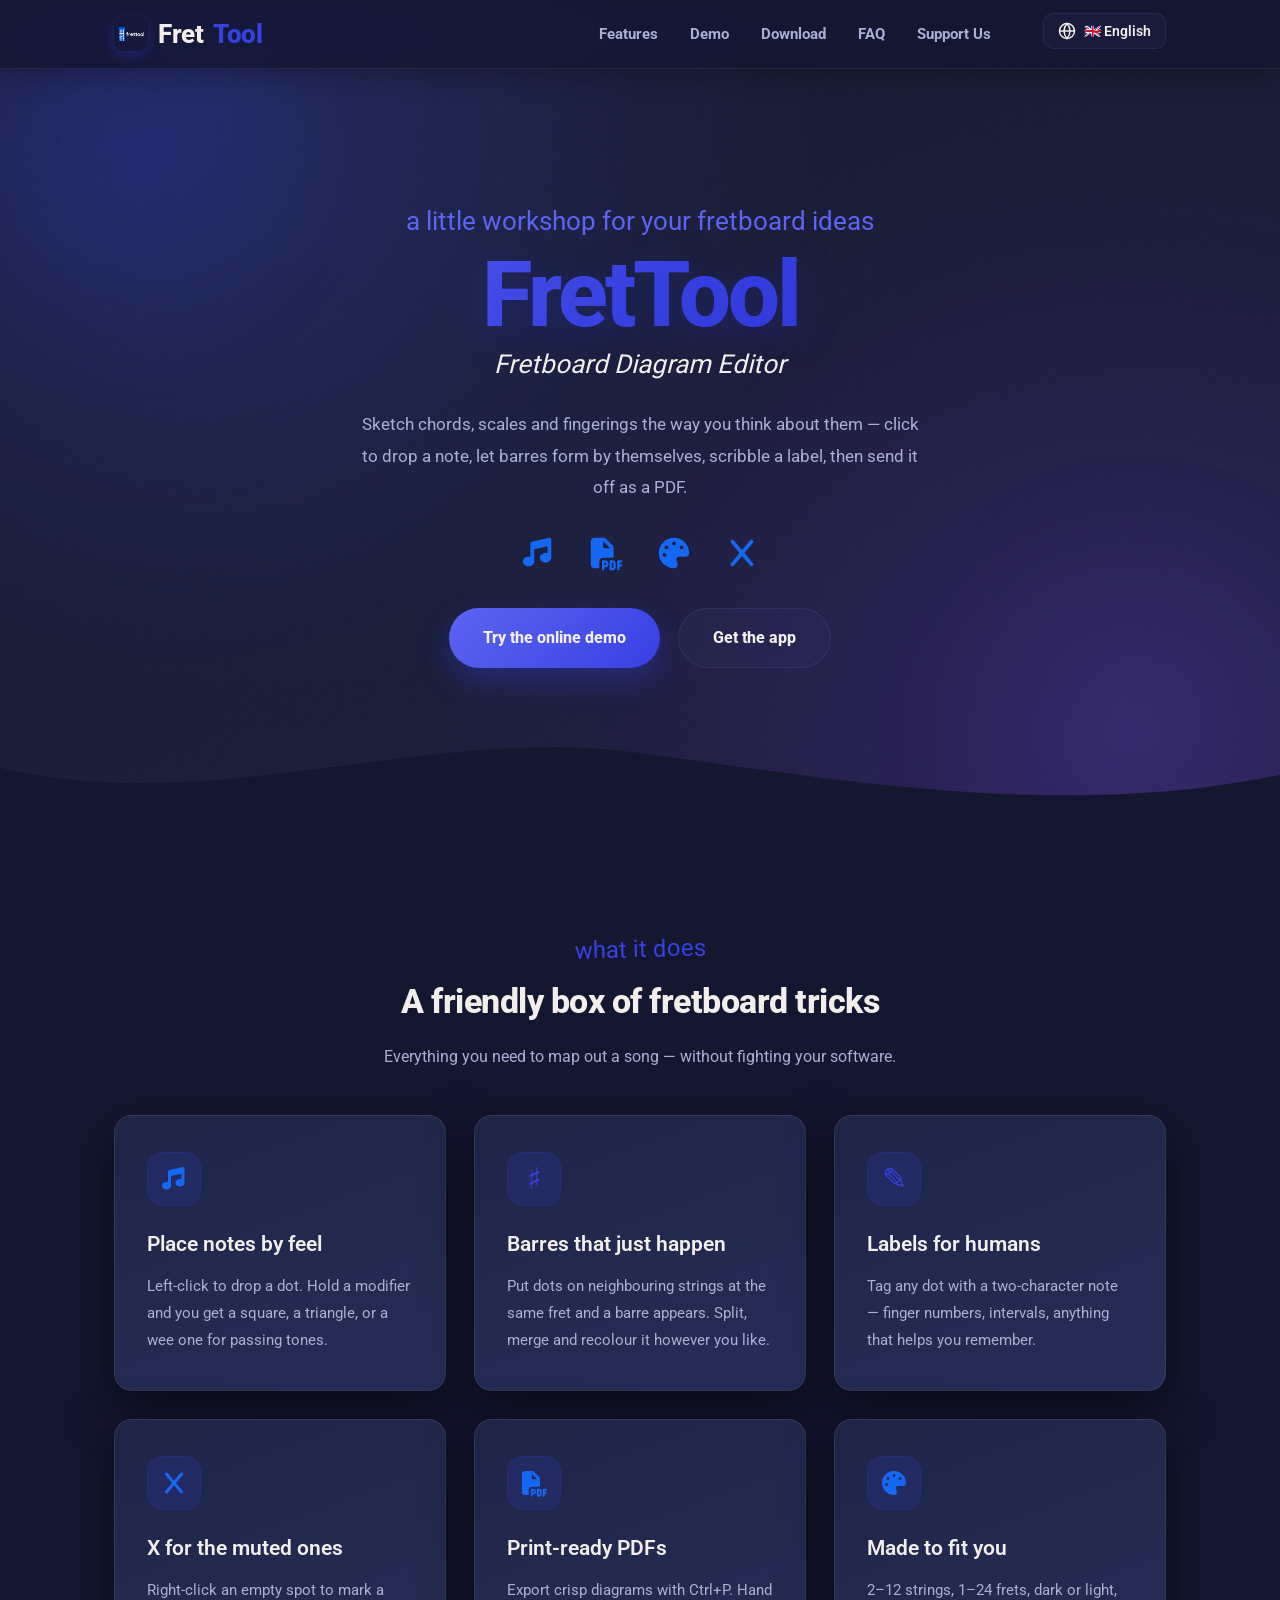
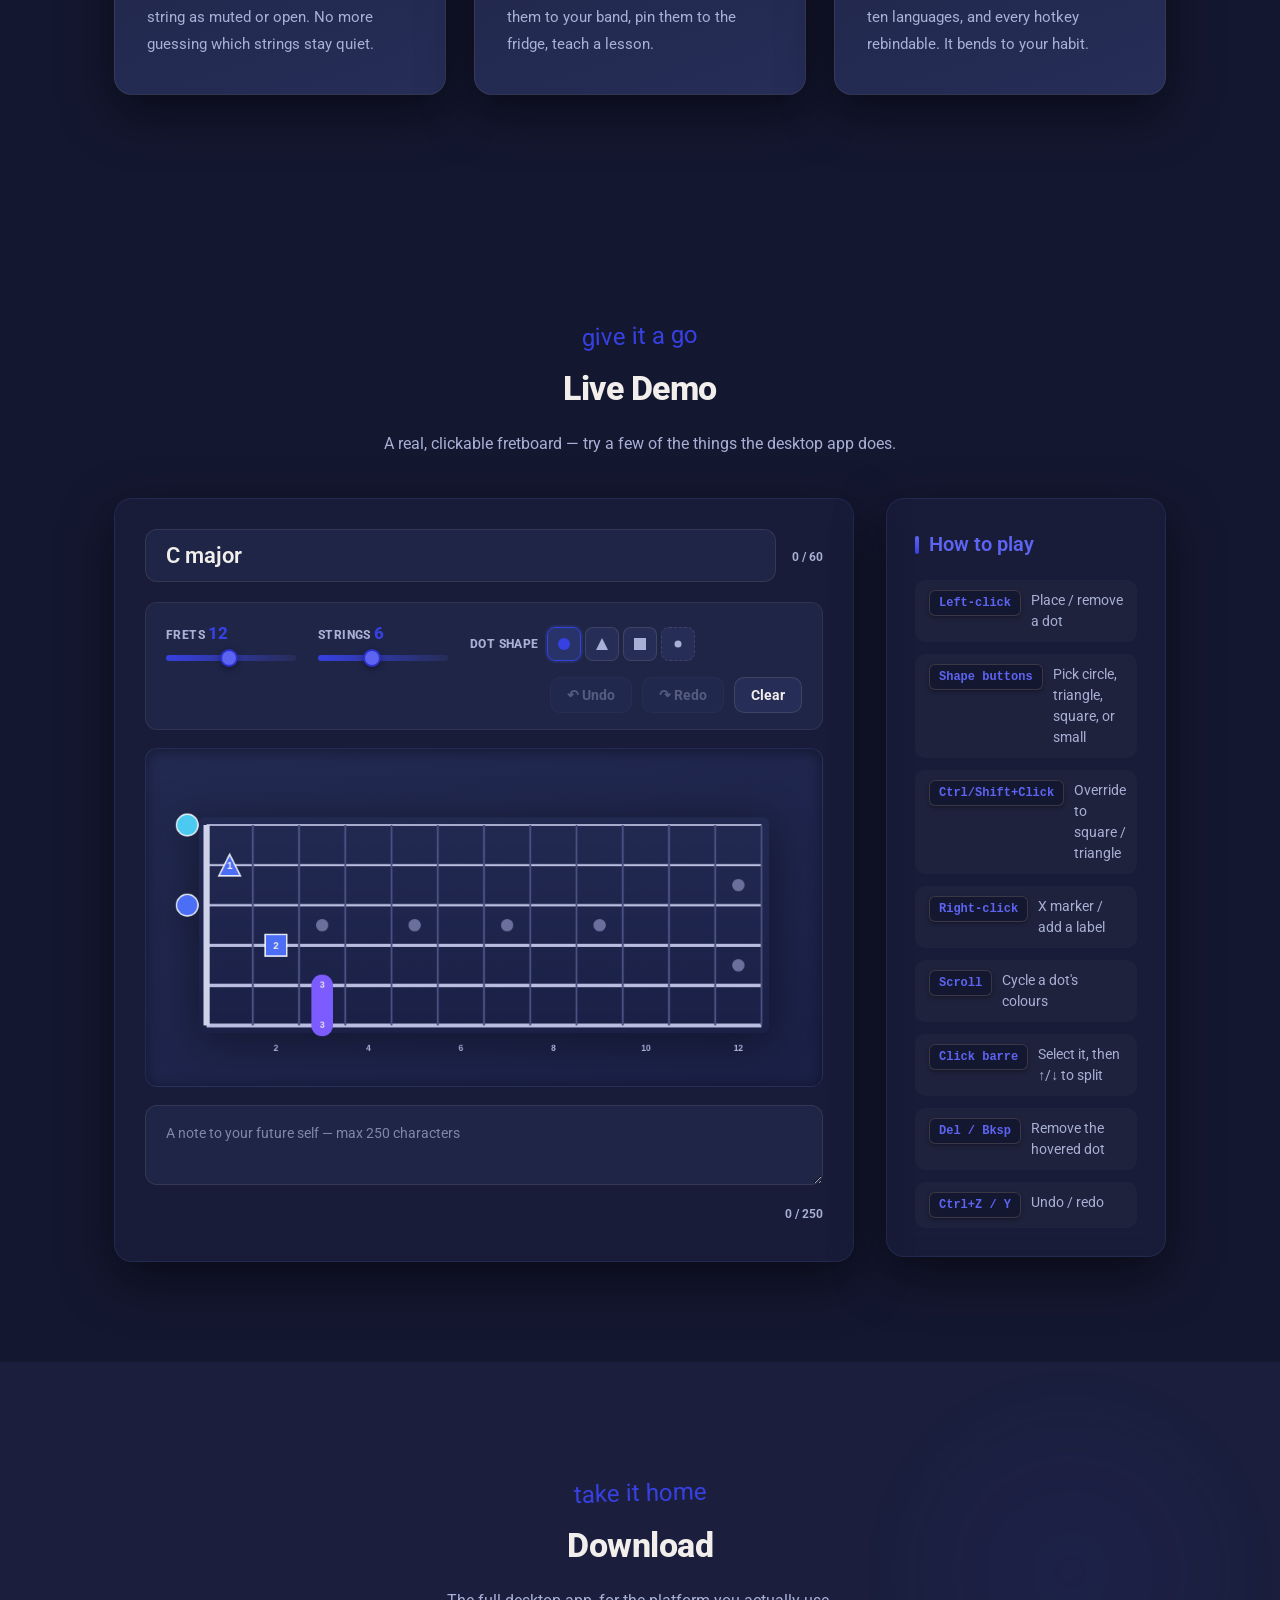
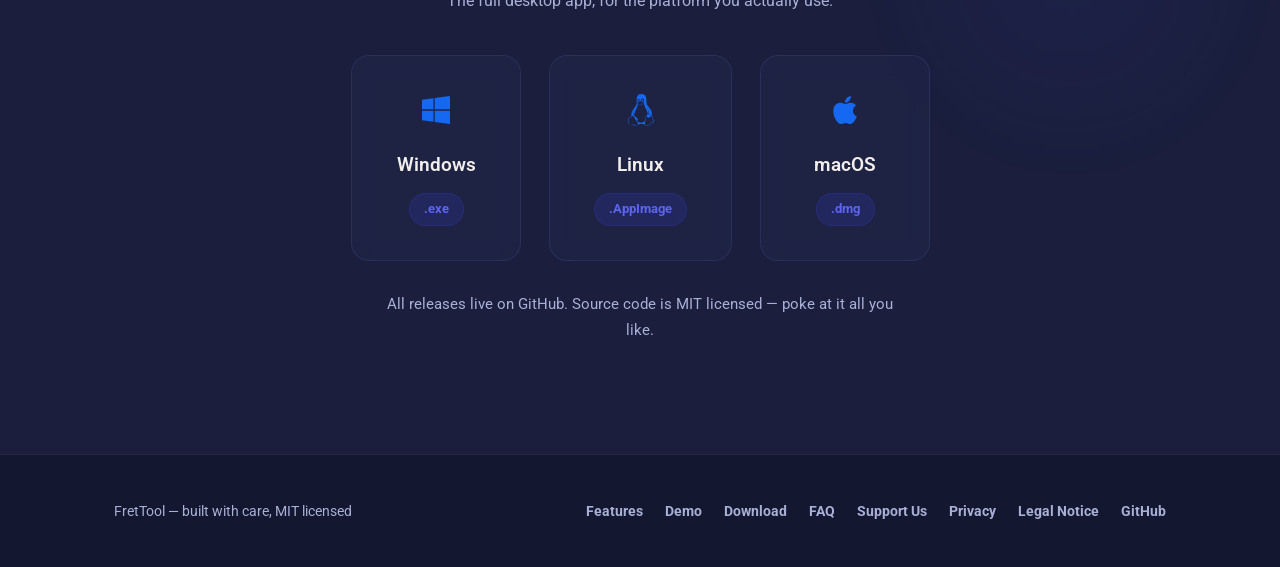
<file: www/index.html>
<!DOCTYPE html>
<html lang="en">
<head>
  <meta charset="UTF-8">
  <meta name="viewport" content="width=device-width, initial-scale=1.0">
  <title data-i18n="page.title_index">FretTool — Fretboard Diagram Editor &amp; Chord Chart Maker</title>
  <meta name="description" content="FretTool is a free fretboard diagram editor for guitar and other string instruments. Sketch chords, scales and fingerings, form barres automatically, add labels, and export print-ready PDFs.">
  <meta name="keywords" content="fretboard diagram, chord chart maker, guitar tab, fretboard editor, scale diagram, barre chords, music notation, guitar tool, PDF chord chart">
  <meta name="author" content="FretTool">
  <meta name="robots" content="index, follow">
  <meta name="theme-color" content="#141730">
  <link rel="canonical" href="https://frettool.com/">
  <link rel="icon" type="image/png" href="img/logo.png">
  <link rel="apple-touch-icon" href="img/logo.png">

  <!-- Open Graph -->
  <meta property="og:type" content="website">
  <meta property="og:site_name" content="FretTool">
  <meta property="og:title" content="FretTool — Fretboard Diagram Editor & Chord Chart Maker">
  <meta property="og:description" content="Sketch guitar chords, scales and fingerings, form barres automatically, and export print-ready PDFs. Try the interactive demo in your browser.">
  <meta property="og:url" content="https://frettool.com/">
  <meta property="og:image" content="https://frettool.com/img/logo.png">
  <meta property="og:image:alt" content="FretTool logo">
  <meta property="og:locale" content="en_US">

  <!-- Twitter -->
  <meta name="twitter:card" content="summary_large_image">
  <meta name="twitter:title" content="FretTool — Fretboard Diagram Editor & Chord Chart Maker">
  <meta name="twitter:description" content="Sketch guitar chords, scales and fingerings, form barres automatically, and export print-ready PDFs.">
  <meta name="twitter:image" content="https://frettool.com/img/logo.png">

  <link rel="stylesheet" href="style.css">
  <script src="i18n.js" defer></script>

  <!-- Structured data -->
  <script type="application/ld+json">
  {
    "@context": "https://schema.org",
    "@type": "SoftwareApplication",
    "name": "FretTool",
    "url": "https://frettool.com/",
    "image": "https://frettool.com/img/logo.png",
    "description": "A fretboard diagram editor for designing guitar and other string instrument chords, scales, and custom fingerings, with PDF export.",
    "applicationCategory": "MusicApplication",
    "operatingSystem": "Windows, macOS, Linux",
    "softwareVersion": "1.1.7",
    "license": "https://opensource.org/licenses/MIT",
    "offers": {
      "@type": "Offer",
      "price": "0",
      "priceCurrency": "USD"
    },
    "author": {
      "@type": "Organization",
      "name": "FretTool",
      "url": "https://github.com/rkaluzny/frettool"
    }
  }
  </script>
  <script type="application/ld+json">
  {
    "@context": "https://schema.org",
    "@type": "WebSite",
    "name": "FretTool",
    "url": "https://frettool.com/",
    "potentialAction": {
      "@type": "SearchAction",
      "target": "https://frettool.com/?q={search_term_string}",
      "query-input": "required name=search_term_string"
    }
  }
  </script>
</head>
<body>
  <a href="#demo" class="skip-link">Skip to demo</a>
  <div class="grain" aria-hidden="true"></div>

  <header class="header">
    <div class="container header-inner">
      <span class="logo">
        <img src="img/logo.png" alt="FretTool logo" class="logo-img">
        Fret<span class="logo-accent">Tool</span>
      </span>
        <nav class="nav" id="mainNav">
          <a href="#features" data-i18n="nav.features">Features</a>
          <a href="#demo" data-i18n="nav.demo">Demo</a>
          <a href="#download" data-i18n="nav.download">Download</a>
          <a href="faq.html" data-i18n="nav.faq">FAQ</a>
          <a href="donate.html" data-i18n="nav.support">Support Us</a>
          <div id="langSelector" class="lang-selector"></div>
        </nav>
      <button class="hamburger" aria-label="Toggle navigation" aria-expanded="false">
        <span></span><span></span><span></span>
      </button>
    </div>
  </header>

  <main>
  <section class="hero">
    <div class="hero-blob hero-blob-1" aria-hidden="true"></div>
    <div class="hero-blob hero-blob-2" aria-hidden="true"></div>
    <div class="container hero-inner">
      <p class="hero-kicker" data-i18n="index.hero.kicker">a little workshop for your fretboard ideas</p>
      <h1>FretTool</h1>
      <p class="hero-sub" data-i18n="index.hero.sub">Fretboard Diagram Editor</p>
      <p class="hero-desc" data-i18n="index.hero.desc">Sketch chords, scales and fingerings the way you think about them — click to drop a note, let barres form by themselves, scribble a label, then send it off as a PDF.</p>
      <div class="hero-icons">
        <img src="img/music-solid-full.svg" alt="Note icon" class="hero-icon" loading="lazy" decoding="async">
        <img src="img/file-pdf-solid-full.svg" alt="PDF icon" class="hero-icon" loading="lazy" decoding="async">
        <img src="img/palette-solid-full.svg" alt="Palette icon" class="hero-icon" loading="lazy" decoding="async">
        <img src="img/x-solid-full.svg" alt="X marker icon" class="hero-icon" loading="lazy" decoding="async">
      </div>
      <div class="hero-btns">
        <a href="#demo" class="btn btn-primary" data-i18n="index.hero.try_demo">Try the online demo</a>
        <a href="#download" class="btn btn-secondary" data-i18n="index.hero.get_app">Get the app</a>
      </div>
    </div>
    <svg class="wave-divider" viewBox="0 0 1440 120" preserveAspectRatio="none" aria-hidden="true">
      <path d="M0,64 C240,120 480,16 720,48 C960,80 1200,120 1440,72 L1440,120 L0,120 Z"></path>
    </svg>
  </section>

  <section id="features" class="features">
    <div class="container">
      <p class="section-kicker" data-i18n="index.features.kicker">what it does</p>
      <h2 class="section-title" data-i18n="index.features.title">A friendly box of fretboard tricks</h2>
      <p class="section-desc" data-i18n="index.features.desc">Everything you need to map out a song — without fighting your software.</p>

      <div class="features-grid">
        <div class="feature-card">
          <div class="feature-icon">
            <img src="img/music-solid-full.svg" alt="Note icon">
          </div>
          <h3 data-i18n="index.feature1.title">Place notes by feel</h3>
          <p data-i18n="index.feature1.desc">Left-click to drop a dot. Hold a modifier and you get a square, a triangle, or a wee one for passing tones.</p>
        </div>
        <div class="feature-card">
          <div class="feature-icon">&#9839;</div>
          <h3 data-i18n="index.feature2.title">Barres that just happen</h3>
          <p data-i18n="index.feature2.desc">Put dots on neighbouring strings at the same fret and a barre appears. Split, merge and recolour it however you like.</p>
        </div>
        <div class="feature-card">
          <div class="feature-icon">&#9998;</div>
          <h3 data-i18n="index.feature3.title">Labels for humans</h3>
          <p data-i18n="index.feature3.desc">Tag any dot with a two-character note — finger numbers, intervals, anything that helps you remember.</p>
        </div>
        <div class="feature-card">
          <div class="feature-icon">
            <img src="img/x-solid-full.svg" alt="X marker icon">
          </div>
          <h3 data-i18n="index.feature4.title">X for the muted ones</h3>
          <p data-i18n="index.feature4.desc">Right-click an empty spot to mark a string as muted or open. No more guessing which strings stay quiet.</p>
        </div>
        <div class="feature-card">
          <div class="feature-icon">
            <img src="img/file-pdf-solid-full.svg" alt="PDF export icon">
          </div>
          <h3 data-i18n="index.feature5.title">Print-ready PDFs</h3>
          <p data-i18n="index.feature5.desc">Export crisp diagrams with Ctrl+P. Hand them to your band, pin them to the fridge, teach a lesson.</p>
        </div>
        <div class="feature-card">
          <div class="feature-icon">
            <img src="img/palette-solid-full.svg" alt="Customizable icon">
          </div>
          <h3 data-i18n="index.feature6.title">Made to fit you</h3>
          <p data-i18n="index.feature6.desc">2–12 strings, 1–24 frets, dark or light, ten languages, and every hotkey rebindable. It bends to your habit.</p>
        </div>
      </div>
    </div>
    <svg class="wave-divider wave-divider-flip" viewBox="0 0 1440 120" preserveAspectRatio="none" aria-hidden="true">
      <path d="M0,64 C240,120 480,16 720,48 C960,80 1200,120 1440,72 L1440,120 L0,120 Z"></path>
    </svg>
  </section>

  <section id="demo" class="demo">
    <div class="container">
      <p class="section-kicker" data-i18n="index.demo.kicker">give it a go</p>
      <h2 class="section-title" data-i18n="index.demo.title">Live Demo</h2>
      <p class="section-desc" data-i18n="index.demo.desc">A real, clickable fretboard — try a few of the things the desktop app does.</p>

      <div class="demo-layout">
        <div class="demo-main">
          <div class="demo-header">
            <input type="text" id="chordName" class="demo-title-input" data-i18n-placeholder="index.demo.chord_name_placeholder" placeholder="Chord or scale name — e.g. C major 7" maxlength="60">
            <span class="char-counter" id="titleCounter" data-i18n="index.demo.title_counter">0 / 60</span>
          </div>

          <div class="demo-toolbar">
            <div class="tool-group">
              <label for="fretRange"><span data-i18n="index.demo.frets">Frets</span> <span id="fretVal" class="tool-val">12</span></label>
              <input type="range" id="fretRange" min="1" max="24" value="12">
            </div>
            <div class="tool-group">
              <label for="stringRange"><span data-i18n="index.demo.strings">Strings</span> <span id="stringVal" class="tool-val">6</span></label>
              <input type="range" id="stringRange" min="2" max="12" value="6">
            </div>
            <div class="tool-group tool-shapes">
              <label data-i18n="index.demo.shape">Dot shape</label>
              <div class="shape-btns">
                <button id="shapeCircle" class="shape-btn shape-btn-active" title="Circle (default)">
                  <svg width="16" height="16" viewBox="0 0 16 16"><circle cx="8" cy="8" r="6" fill="currentColor"/></svg>
                </button>
                <button id="shapeTriangle" class="shape-btn" title="Triangle (Shift)">
                  <svg width="16" height="16" viewBox="0 0 16 16"><polygon points="8,2 14,14 2,14" fill="currentColor"/></svg>
                </button>
                <button id="shapeSquare" class="shape-btn" title="Square (Ctrl)">
                  <svg width="16" height="16" viewBox="0 0 16 16"><rect x="2" y="2" width="12" height="12" fill="currentColor"/></svg>
                </button>
                <button id="shapeSmall" class="shape-btn shape-btn-toggle" title="Small (Alt)">
                  <svg width="16" height="16" viewBox="0 0 16 16"><circle cx="8" cy="8" r="3.5" fill="currentColor"/></svg>
                </button>
              </div>
            </div>
            <div class="tool-group tool-actions">
              <button id="undoBtn" class="tool-btn" title="Undo (Ctrl+Z)" data-i18n="index.demo.undo">&#8630; Undo</button>
              <button id="redoBtn" class="tool-btn" title="Redo (Ctrl+Y)" data-i18n="index.demo.redo">&#8631; Redo</button>
              <button id="clearBtn" class="tool-btn tool-btn-warn" title="Clear the board" data-i18n="index.demo.clear">Clear</button>
            </div>
          </div>

          <div class="fretboard-wrap">
            <canvas id="fretboardCanvas" width="820" height="380"></canvas>
          </div>
          <div class="demo-desc">
            <textarea id="chordDesc" class="demo-desc-input" data-i18n-placeholder="index.demo.desc_placeholder" placeholder="A note to your future self — max 250 characters" maxlength="250"></textarea>
            <span class="char-counter" id="descCounter" data-i18n="index.demo.desc_counter">0 / 250</span>
          </div>
        </div>
        <div class="demo-sidebar">
          <h3 class="sidebar-title" data-i18n="index.help.title">How to play</h3>
          <div class="help-list">
            <div class="help-item"><kbd>Left-click</kbd> <span data-i18n="index.help.left_click">Place / remove a dot</span></div>
            <div class="help-item"><kbd>Shape buttons</kbd> <span data-i18n="index.help.shape_buttons">Pick circle, triangle, square, or small</span></div>
            <div class="help-item"><kbd>Ctrl/Shift+Click</kbd> <span data-i18n="index.help.modifier_click">Override to square / triangle</span></div>
            <div class="help-item"><kbd>Right-click</kbd> <span data-i18n="index.help.right_click">X marker / add a label</span></div>
            <div class="help-item"><kbd>Scroll</kbd> <span data-i18n="index.help.scroll">Cycle a dot's colours</span></div>
            <div class="help-item"><kbd>Click barre</kbd> <span data-i18n="index.help.click_barre">Select it, then &uarr;/&darr; to split</span></div>
            <div class="help-item"><kbd>Del / Bksp</kbd> <span data-i18n="index.help.delete">Remove the hovered dot</span></div>
            <div class="help-item"><kbd>Ctrl+Z / Y</kbd> <span data-i18n="index.help.undo_redo">Undo / redo</span></div>
          </div>
        </div>
      </div>
    </div>
  </section>

  <section id="download" class="download">
    <div class="container">
      <p class="section-kicker" data-i18n="index.download.kicker">take it home</p>
      <h2 class="section-title" data-i18n="index.download.title">Download</h2>
      <p class="section-desc" data-i18n="index.download.desc">The full desktop app, for the platform you actually use.</p>
      <div class="download-grid">
        <a href="https://github.com/rkaluzny/frettool/releases/download/v1.4.2/FretTool-Setup-1.4.2-x86_64.exe" class="download-card" data-platform="windows">
          <div class="dl-icon">
            <img src="img/windows-brands-solid-full.svg" alt="Windows icon" loading="lazy" decoding="async">
          </div>
          <span class="dl-name" data-i18n="index.download.windows">Windows</span>
          <span class="dl-ext">.exe</span>
        </a>
        <a href="https://github.com/rkaluzny/frettool/releases/download/v1.4.2/FretTool-1.4.2-x86_64.AppImage" class="download-card" data-platform="linux">
          <div class="dl-icon">
            <img src="img/linux-brands-solid-full.svg" alt="Linux icon" loading="lazy" decoding="async">
          </div>
          <span class="dl-name" data-i18n="index.download.linux">Linux</span>
          <span class="dl-ext">.AppImage</span>
        </a>
        <a href="https://github.com/rkaluzny/frettool/releases/download/v1.4.2/FretTool-1.4.2.dmg" class="download-card" data-platform="macos">
          <div class="dl-icon">
            <img src="img/apple-brands-solid-full.svg" alt="macOS icon" loading="lazy" decoding="async">
          </div>
          <span class="dl-name" data-i18n="index.download.macos">macOS</span>
          <span class="dl-ext">.dmg</span>
        </a>
      </div>
      <p class="dl-note" data-i18n="index.download.note" data-i18n-html>All releases live on <a href="https://github.com/rkaluzny/frettool/releases" target="_blank" rel="noopener">GitHub</a>. Source code is MIT licensed — poke at it all you like.</p>
    </div>
  </section>
  </main>
  
  <footer class="footer">
    <div class="container footer-inner">
      <span data-i18n="index.footer.tagline">FretTool &mdash; built with care, MIT licensed</span>
        <nav class="footer-nav" aria-label="Footer">
          <a href="#features" data-i18n="nav.features">Features</a>
          <a href="#demo" data-i18n="nav.demo">Demo</a>
          <a href="#download" data-i18n="nav.download">Download</a>
          <a href="faq.html" data-i18n="nav.faq">FAQ</a>
          <a href="donate.html" data-i18n="nav.support">Support Us</a>
          <a href="privacy.html" data-i18n="nav.privacy">Privacy</a>
          <a href="legal.html" data-i18n="nav.legal">Legal Notice</a>
          <a href="https://github.com/rkaluzny/frettool" target="_blank" rel="noopener" data-i18n="nav.github">GitHub</a>
        </nav>
    </div>
  </footer>

  <script src="demo.js" defer></script>
</body>
</html>
</file>
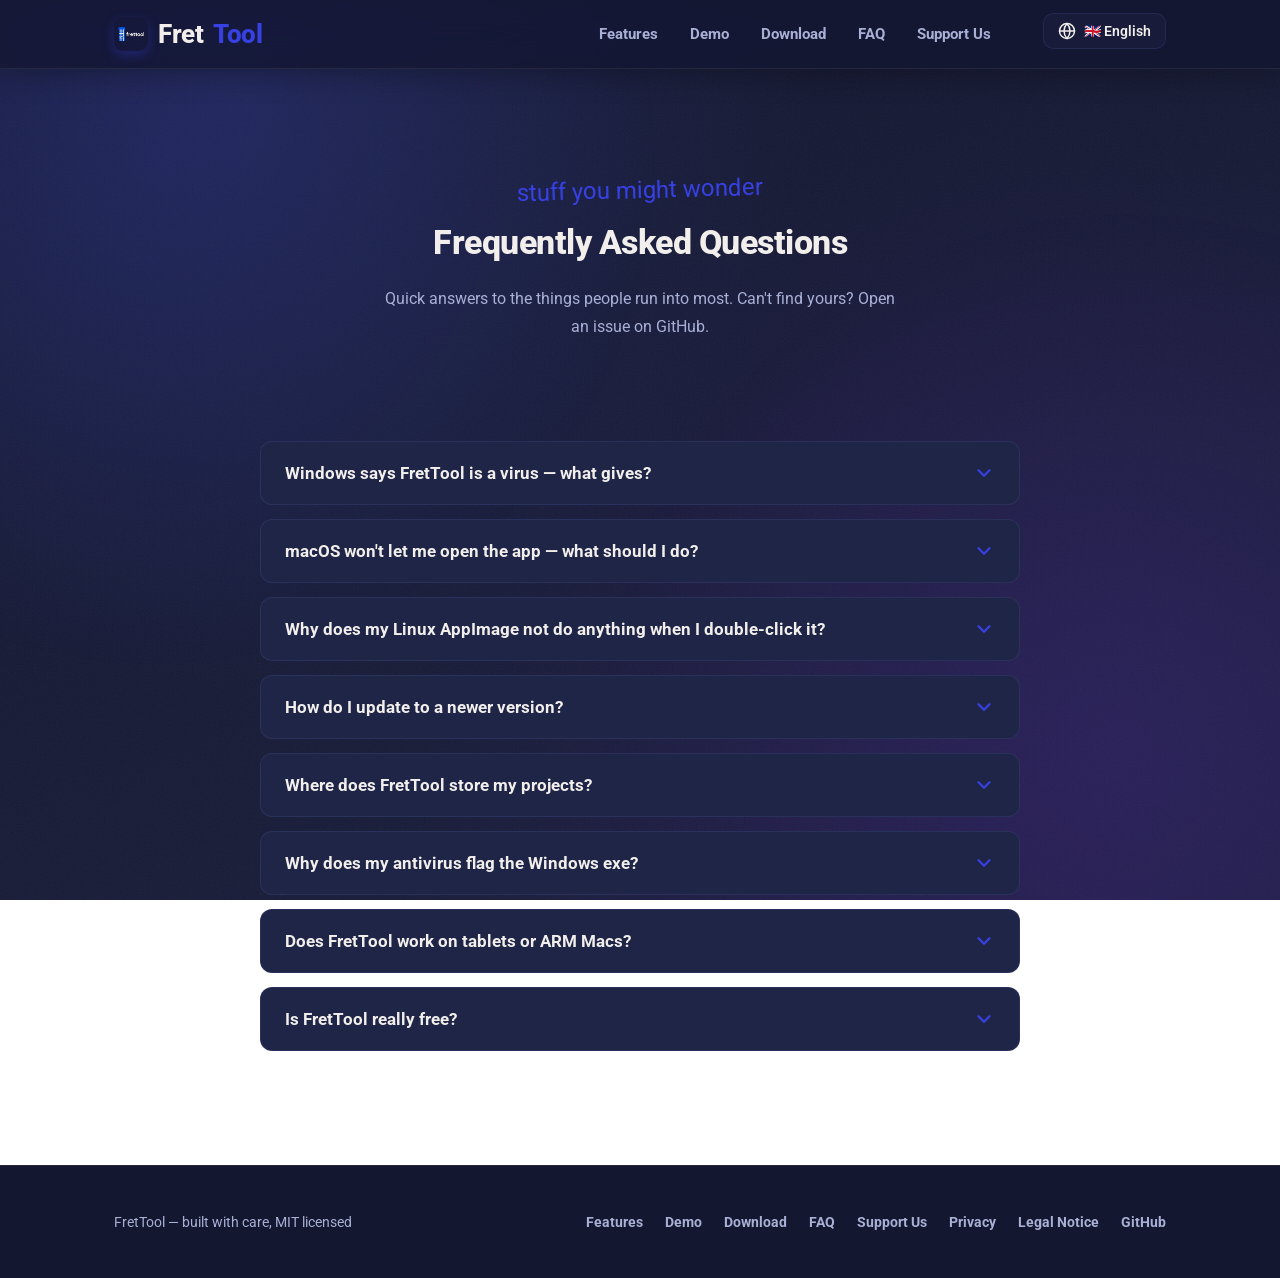
<file: www/faq.html>
<!DOCTYPE html>
<html lang="en">
<head>
  <meta charset="UTF-8">
  <meta name="viewport" content="width=device-width, initial-scale=1.0">
  <title data-i18n="page.title_faq">FAQ — FretTool</title>
  <meta name="description" content="Frequently asked questions about FretTool — installation, security warnings, and common gotchas on Windows, macOS, and Linux.">
  <link rel="canonical" href="https://frettool.com/faq.html">
  <link rel="icon" type="image/png" href="img/logo.png">
  <link rel="stylesheet" href="style.css">
  <script src="i18n.js" defer></script>
</head>
<body>
  <a href="#faq" class="skip-link">Skip to content</a>
  <div class="grain" aria-hidden="true"></div>

  <header class="header">
    <div class="container header-inner">
      <span class="logo">
        <img src="img/logo.png" alt="FretTool logo" class="logo-img">
        Fret<span class="logo-accent">Tool</span>
      </span>
      <nav class="nav" id="mainNav">
        <a href="index.html#features" data-i18n="nav.features">Features</a>
        <a href="index.html#demo" data-i18n="nav.demo">Demo</a>
        <a href="index.html#download" data-i18n="nav.download">Download</a>
        <a href="faq.html" data-i18n="nav.faq">FAQ</a>
        <a href="donate.html" data-i18n="nav.support">Support Us</a>
        <div id="langSelector" class="lang-selector"></div>
      </nav>
      <button class="hamburger" aria-label="Toggle navigation" aria-expanded="false">
        <span></span><span></span><span></span>
      </button>
    </div>
  </header>

  <main>
    <section class="faq-hero">
      <div class="container">
        <p class="section-kicker" data-i18n="faq.hero.kicker">stuff you might wonder</p>
        <h1 class="section-title" data-i18n="faq.hero.title">Frequently Asked Questions</h1>
        <p class="section-desc" data-i18n="faq.hero.desc" data-i18n-html>Quick answers to the things people run into most. Can't find yours? Open an issue on <a href="https://github.com/rkaluzny/frettool/issues" target="_blank" rel="noopener">GitHub</a>.</p>
      </div>
    </section>

    <section id="faq" class="faq-section">
      <div class="container">
        <div class="faq-list">

          <div class="faq-item">
            <button class="faq-question" aria-expanded="false">
              <span data-i18n="faq.q1.question">Windows says FretTool is a virus — what gives?</span>
              <svg class="faq-arrow" viewBox="0 0 24 24" fill="none" stroke="currentColor" stroke-width="2.5" stroke-linecap="round" stroke-linejoin="round"><polyline points="6 9 12 15 18 9"/></svg>
            </button>
            <div class="faq-answer">
              <div class="faq-answer-inner" data-i18n="faq.q1.answer" data-i18n-html>
                <p>It's not a virus — it's <strong>Windows SmartScreen</strong> being cautious. Because FretTool is a small, independently-built app without an expensive Extended Validation (EV) code-signing certificate, Microsoft flags it with a warning the first time you run it.</p>
                <p>If you downloaded FretTool from the official GitHub releases page, it's safe. To get past SmartScreen:</p>
                <ol>
                  <li>When you see <em>"Windows protected your PC"</em>, click <strong>More info</strong>.</li>
                  <li>Then click <strong>Run anyway</strong>.</li>
                </ol>
                <p>Windows will remember your choice and won't bother you again.</p>
              </div>
            </div>
          </div>

          <div class="faq-item">
            <button class="faq-question" aria-expanded="false">
              <span data-i18n="faq.q2.question">macOS won't let me open the app — what should I do?</span>
              <svg class="faq-arrow" viewBox="0 0 24 24" fill="none" stroke="currentColor" stroke-width="2.5" stroke-linecap="round" stroke-linejoin="round"><polyline points="6 9 12 15 18 9"/></svg>
            </button>
            <div class="faq-answer">
              <div class="faq-answer-inner" data-i18n="faq.q2.answer" data-i18n-html>
                <p>That's <strong>Gatekeeper</strong> doing its job. Because FretTool isn't notarized by Apple (that costs $99/year), macOS blocks it on first launch. Here's how to open it:</p>
                <ol>
                  <li>Open the <code>.dmg</code> file and drag FretTool to your Applications folder.</li>
                  <li>Find FretTool in <strong>Finder</strong> (don't double-click it yet).</li>
                  <li><strong>Right-click</strong> (or Control+Click) the app and choose <strong>Open</strong>.</li>
                  <li>A dialog will say it's from an unidentified developer — click <strong>Open</strong> anyway.</li>
                </ol>
                <p>You only need to do this once. After that, it'll launch normally.</p>
                <p><strong>Tip:</strong> If dragging to Applications doesn't work, you can also run it from your Downloads folder — same right-click → Open trick applies.</p>
              </div>
            </div>
          </div>

          <div class="faq-item">
            <button class="faq-question" aria-expanded="false">
              <span data-i18n="faq.q3.question">Why does my Linux AppImage not do anything when I double-click it?</span>
              <svg class="faq-arrow" viewBox="0 0 24 24" fill="none" stroke="currentColor" stroke-width="2.5" stroke-linecap="round" stroke-linejoin="round"><polyline points="6 9 12 15 18 9"/></svg>
            </button>
            <div class="faq-answer">
              <div class="faq-answer-inner" data-i18n="faq.q3.answer" data-i18n-html>
                <p>The AppImage probably isn't marked as executable. Fix it in a terminal:</p>
                <ol>
                  <li>Navigate to where you downloaded the file.</li>
                  <li>Run <code>chmod +x FretTool-*.AppImage</code></li>
                  <li>Double-click it again — or just run <code>./FretTool-*.AppImage</code> from the terminal.</li>
                </ol>
                <p>Some file managers also let you right-click → Properties → Permissions → "Allow executing file as program".</p>
              </div>
            </div>
          </div>

          <div class="faq-item">
            <button class="faq-question" aria-expanded="false">
              <span data-i18n="faq.q4.question">How do I update to a newer version?</span>
              <svg class="faq-arrow" viewBox="0 0 24 24" fill="none" stroke="currentColor" stroke-width="2.5" stroke-linecap="round" stroke-linejoin="round"><polyline points="6 9 12 15 18 9"/></svg>
            </button>
            <div class="faq-answer">
              <div class="faq-answer-inner" data-i18n="faq.q4.answer" data-i18n-html>
                <p>FretTool has a built-in updater. Go to <strong>Dashboard → Settings → About</strong> and click <strong>Check for Updates</strong>. If a new version is available, you'll be prompted to download it.</p>
                <p>You can always grab the latest release directly from <a href="https://github.com/rkaluzny/frettool/releases" target="_blank" rel="noopener">GitHub</a> too.</p>
              </div>
            </div>
          </div>

          <div class="faq-item">
            <button class="faq-question" aria-expanded="false">
              <span data-i18n="faq.q5.question">Where does FretTool store my projects?</span>
              <svg class="faq-arrow" viewBox="0 0 24 24" fill="none" stroke="currentColor" stroke-width="2.5" stroke-linecap="round" stroke-linejoin="round"><polyline points="6 9 12 15 18 9"/></svg>
            </button>
            <div class="faq-answer">
              <div class="faq-answer-inner" data-i18n="faq.q5.answer" data-i18n-html>
                <p>Your projects live in FretTool's app data folder:</p>
                <ul>
                  <li><strong>Windows:</strong> <code>%APPDATA%/FretTool/</code></li>
                  <li><strong>macOS:</strong> <code>~/Library/Application Support/FretTool/</code></li>
                  <li><strong>Linux:</strong> <code>~/.local/share/FretTool/</code></li>
                </ul>
                <p>You can export individual projects as JSON from the dashboard if you want to back them up or move them to another machine.</p>
              </div>
            </div>
          </div>

          <div class="faq-item">
            <button class="faq-question" aria-expanded="false">
              <span data-i18n="faq.q6.question">Why does my antivirus flag the Windows exe?</span>
              <svg class="faq-arrow" viewBox="0 0 24 24" fill="none" stroke="currentColor" stroke-width="2.5" stroke-linecap="round" stroke-linejoin="round"><polyline points="6 9 12 15 18 9"/></svg>
            </button>
            <div class="faq-answer">
              <div class="faq-answer-inner" data-i18n="faq.q6.answer" data-i18n-html>
                <p>PyInstaller (the tool that bundles Python apps into executables) has a bootloader that some antivirus programs heuristically flag as suspicious — even though it's harmless. It's a <a href="https://github.com/pyinstaller/pyinstaller/issues/4698" target="_blank" rel="noopener">well-known issue</a> affecting tons of open-source Python apps.</p>
                <p>If your antivirus quarantines FretTool, you'll need to add an exception. The app is <a href="https://github.com/rkaluzny/frettool" target="_blank" rel="noopener">open source</a> — you can inspect every line of code yourself.</p>
              </div>
            </div>
          </div>

          <div class="faq-item">
            <button class="faq-question" aria-expanded="false">
              <span data-i18n="faq.q7.question">Does FretTool work on tablets or ARM Macs?</span>
              <svg class="faq-arrow" viewBox="0 0 24 24" fill="none" stroke="currentColor" stroke-width="2.5" stroke-linecap="round" stroke-linejoin="round"><polyline points="6 9 12 15 18 9"/></svg>
            </button>
            <div class="faq-answer">
              <div class="faq-answer-inner" data-i18n="faq.q7.answer" data-i18n-html>
                <p>The current builds are for <strong>x86_64</strong> processors. Apple Silicon (M1/M2/M3) Macs can run them through <strong>Rosetta 2</strong> — macOS will offer to install it automatically the first time you open the app.</p>
                <p>Native ARM builds aren't available yet, but it's on the roadmap.</p>
              </div>
            </div>
          </div>

          <div class="faq-item">
            <button class="faq-question" aria-expanded="false">
              <span data-i18n="faq.q8.question">Is FretTool really free?</span>
              <svg class="faq-arrow" viewBox="0 0 24 24" fill="none" stroke="currentColor" stroke-width="2.5" stroke-linecap="round" stroke-linejoin="round"><polyline points="6 9 12 15 18 9"/></svg>
            </button>
            <div class="faq-answer">
              <div class="faq-answer-inner" data-i18n="faq.q8.answer" data-i18n-html>
                <p>Yep — 100% free and <a href="https://github.com/rkaluzny/frettool" target="_blank" rel="noopener">open source</a> (MIT licensed). No ads, no telemetry, no paywalls. If you'd like to support development, there's a <a href="donate.html">Support Us</a> page, but it's entirely optional.</p>
              </div>
            </div>
          </div>

        </div>
      </div>
    </section>
  </main>

  <footer class="footer">
    <div class="container footer-inner">
      <span data-i18n="index.footer.tagline">FretTool &mdash; built with care, MIT licensed</span>
      <nav class="footer-nav" aria-label="Footer">
        <a href="index.html#features" data-i18n="nav.features">Features</a>
        <a href="index.html#demo" data-i18n="nav.demo">Demo</a>
        <a href="index.html#download" data-i18n="nav.download">Download</a>
        <a href="faq.html" data-i18n="nav.faq">FAQ</a>
        <a href="donate.html" data-i18n="nav.support">Support Us</a>
        <a href="privacy.html" data-i18n="nav.privacy">Privacy</a>
        <a href="legal.html" data-i18n="nav.legal">Legal Notice</a>
        <a href="https://github.com/rkaluzny/frettool" target="_blank" rel="noopener" data-i18n="nav.github">GitHub</a>
      </nav>
    </div>
  </footer>

  <script>
    document.querySelectorAll('.faq-question').forEach(function(btn) {
      btn.addEventListener('click', function() {
        var item = this.parentElement;
        var isOpen = item.classList.contains('open');
        document.querySelectorAll('.faq-item.open').forEach(function(open) {
          open.classList.remove('open');
          open.querySelector('.faq-question').setAttribute('aria-expanded', 'false');
        });
        if (!isOpen) {
          item.classList.add('open');
          this.setAttribute('aria-expanded', 'true');
        }
      });
    });
    document.querySelector('.hamburger').addEventListener('click', function () {
      var nav = document.getElementById('mainNav');
      var expanded = this.getAttribute('aria-expanded') === 'true';
      this.setAttribute('aria-expanded', !expanded);
      nav.classList.toggle('open');
    });
  </script>
</body>
</html>
</file>
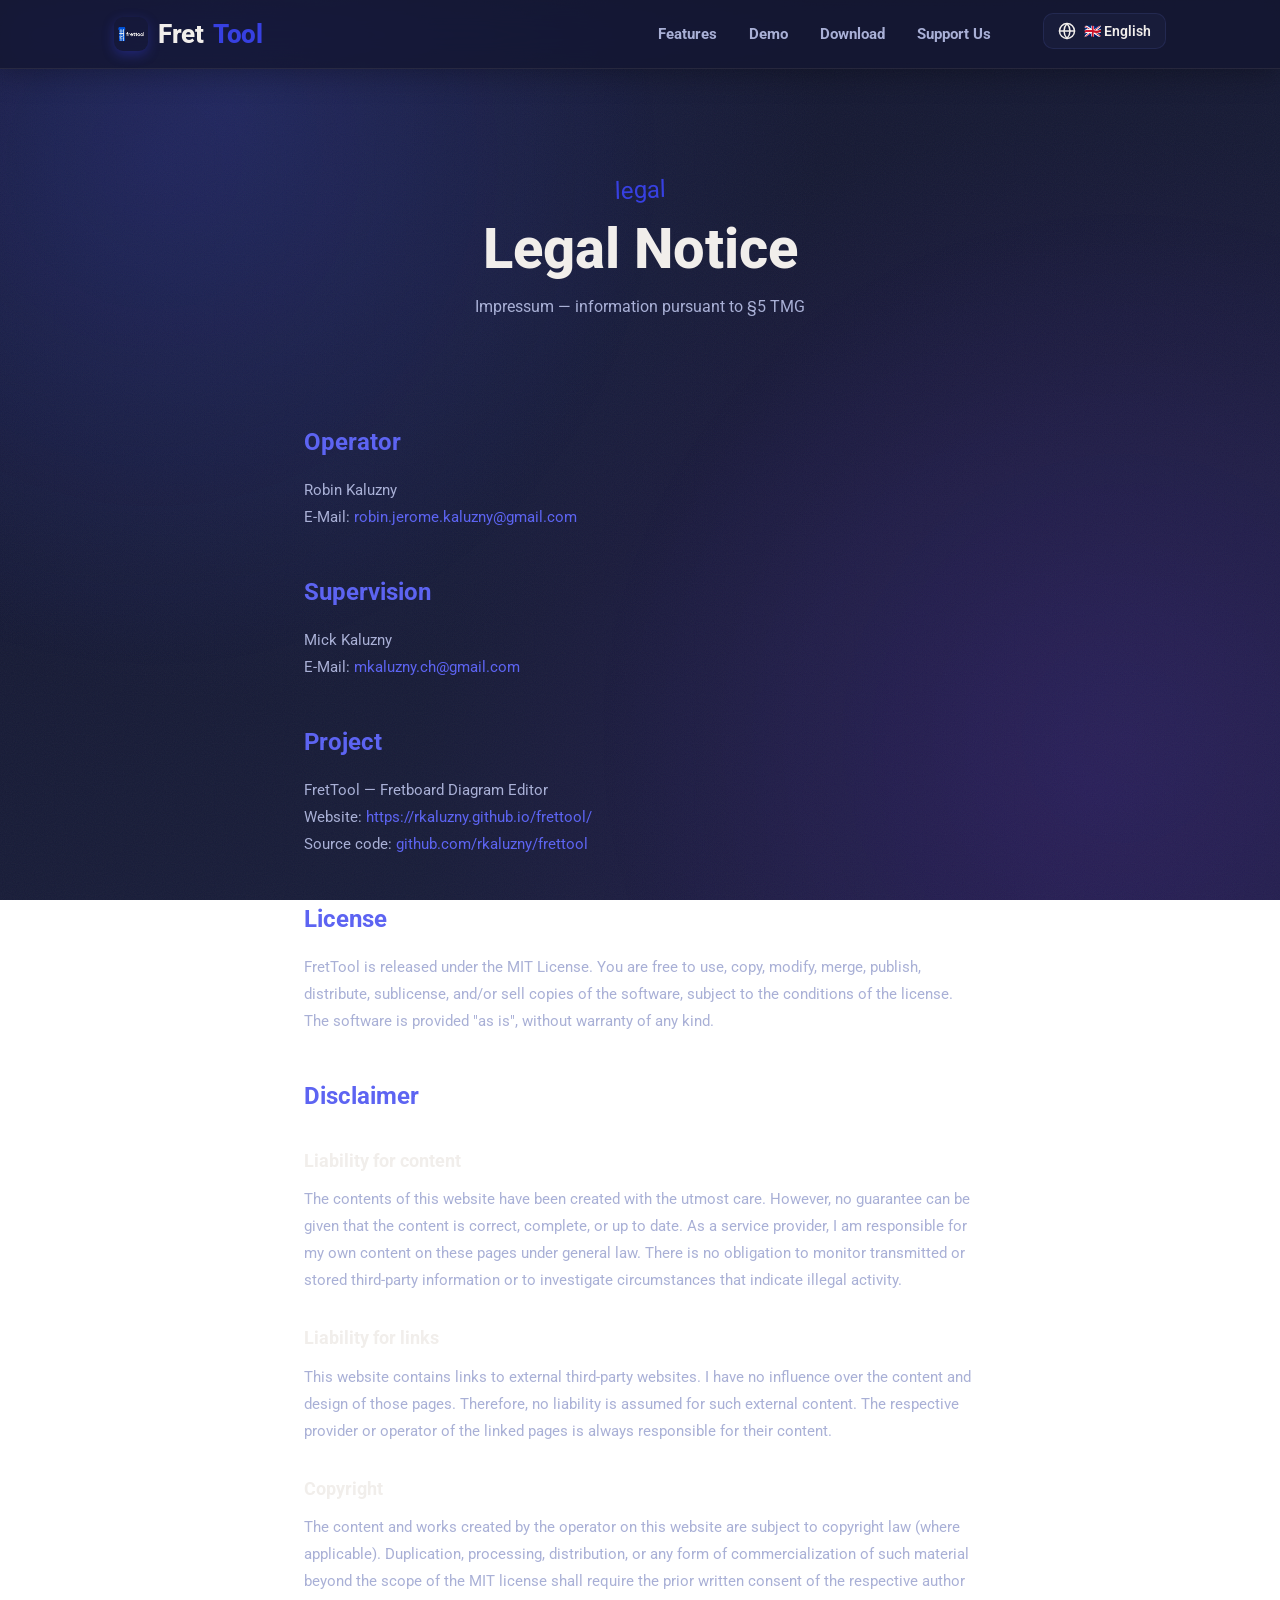
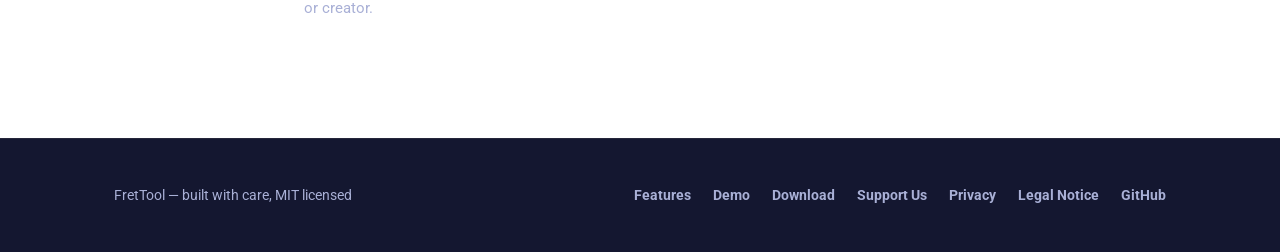
<file: www/legal.html>
<!DOCTYPE html>
<html lang="en">
<head>
  <meta charset="UTF-8">
  <meta name="viewport" content="width=device-width, initial-scale=1.0">
  <title data-i18n="page.title_legal">Legal Notice — FretTool</title>
  <meta name="description" content="Legal notice for FretTool. Operator information, contact details, and liability disclaimer.">
  <meta name="robots" content="index, follow">
  <meta name="theme-color" content="#141730">
<link rel="icon" type="image/png" href="img/logo.png">
  <link rel="apple-touch-icon" href="img/logo.png">

  <link rel="stylesheet" href="style.css">
  <script src="i18n.js" defer></script>
</head>
<body>
  <div class="grain" aria-hidden="true"></div>

  <header class="header">
    <div class="container header-inner">
      <a href="index.html" class="logo">
        <img src="img/logo.png" alt="FretTool logo" class="logo-img">
        Fret<span class="logo-accent">Tool</span>
      </a>
      <nav class="nav" id="mainNav">
        <a href="index.html#features" data-i18n="nav.features">Features</a>
        <a href="index.html#demo" data-i18n="nav.demo">Demo</a>
        <a href="index.html#download" data-i18n="nav.download">Download</a>
        <a href="donate.html" data-i18n="nav.support">Support Us</a>
        <div id="langSelector" class="lang-selector"></div>
      </nav>
      <button class="hamburger" aria-label="Toggle navigation" aria-expanded="false">
        <span></span><span></span><span></span>
      </button>
    </div>
  </header>

  <main>
    <section class="legal-hero">
      <div class="container">
        <p class="section-kicker" data-i18n="legal.hero.kicker">legal</p>
        <h1 class="legal-title" data-i18n="legal.hero.title">Legal Notice</h1>
        <p class="section-desc" data-i18n="legal.hero.desc">Impressum &mdash; information pursuant to &sect;5 TMG</p>
      </div>
    </section>

    <section class="legal-content">
      <div class="container legal-body">
        <h2 data-i18n="legal.h_operator">Operator</h2>
        <p data-i18n="legal.operator" data-i18n-html>
          Robin Kaluzny<br>
          E-Mail: <a href="mailto:robin.jerome.kaluzny@gmail.com">robin.jerome.kaluzny@gmail.com</a>
        </p>

        <h2 data-i18n="legal.h_supervision">Supervision</h2>
        <p data-i18n="legal.supervision" data-i18n-html>
          Mick Kaluzny<br>
          E-Mail: <a href="mailto:mkaluzny.ch@gmail.com">mkaluzny.ch@gmail.com</a>
        </p>

        <h2 data-i18n="legal.h_project">Project</h2>
        <p data-i18n="legal.project" data-i18n-html>
          FretTool &mdash; Fretboard Diagram Editor<br>
          Website: <a href="https://rkaluzny.github.io/frettool/">https://rkaluzny.github.io/frettool/</a><br>
          Source code: <a href="https://github.com/rkaluzny/frettool" target="_blank" rel="noopener">github.com/rkaluzny/frettool</a>
        </p>

        <h2 data-i18n="legal.h_license">License</h2>
        <p data-i18n="legal.license" data-i18n-html>FretTool is released under the <a href="https://opensource.org/licenses/MIT" target="_blank" rel="noopener">MIT License</a>. You are free to use, copy, modify, merge, publish, distribute, sublicense, and/or sell copies of the software, subject to the conditions of the license. The software is provided "as is", without warranty of any kind.</p>

        <h2 data-i18n="legal.h_disclaimer">Disclaimer</h2>

        <h3 data-i18n="legal.h_liability_content">Liability for content</h3>
        <p data-i18n="legal.liability_content">The contents of this website have been created with the utmost care. However, no guarantee can be given that the content is correct, complete, or up to date. As a service provider, I am responsible for my own content on these pages under general law. There is no obligation to monitor transmitted or stored third-party information or to investigate circumstances that indicate illegal activity.</p>

        <h3 data-i18n="legal.h_liability_links">Liability for links</h3>
        <p data-i18n="legal.liability_links">This website contains links to external third-party websites. I have no influence over the content and design of those pages. Therefore, no liability is assumed for such external content. The respective provider or operator of the linked pages is always responsible for their content.</p>

        <h3 data-i18n="legal.h_copyright">Copyright</h3>
        <p data-i18n="legal.copyright">The content and works created by the operator on this website are subject to copyright law (where applicable). Duplication, processing, distribution, or any form of commercialization of such material beyond the scope of the MIT license shall require the prior written consent of the respective author or creator.</p>
      </div>
    </section>
  </main>

  <footer class="footer">
    <div class="container footer-inner">
      <span data-i18n="index.footer.tagline">FretTool &mdash; built with care, MIT licensed</span>
      <nav class="footer-nav" aria-label="Footer">
        <a href="index.html#features" data-i18n="nav.features">Features</a>
        <a href="index.html#demo" data-i18n="nav.demo">Demo</a>
        <a href="index.html#download" data-i18n="nav.download">Download</a>
        <a href="donate.html" data-i18n="nav.support">Support Us</a>
        <a href="privacy.html" data-i18n="nav.privacy">Privacy</a>
        <a href="legal.html" data-i18n="nav.legal">Legal Notice</a>
        <a href="https://github.com/rkaluzny/frettool" target="_blank" rel="noopener" data-i18n="nav.github">GitHub</a>
      </nav>
    </div>
  </footer>

  <script>
    document.querySelector('.hamburger').addEventListener('click', function () {
      var nav = document.getElementById('mainNav');
      var expanded = this.getAttribute('aria-expanded') === 'true';
      this.setAttribute('aria-expanded', !expanded);
      nav.classList.toggle('open');
    });
  </script>
</body>
</html>
</file>
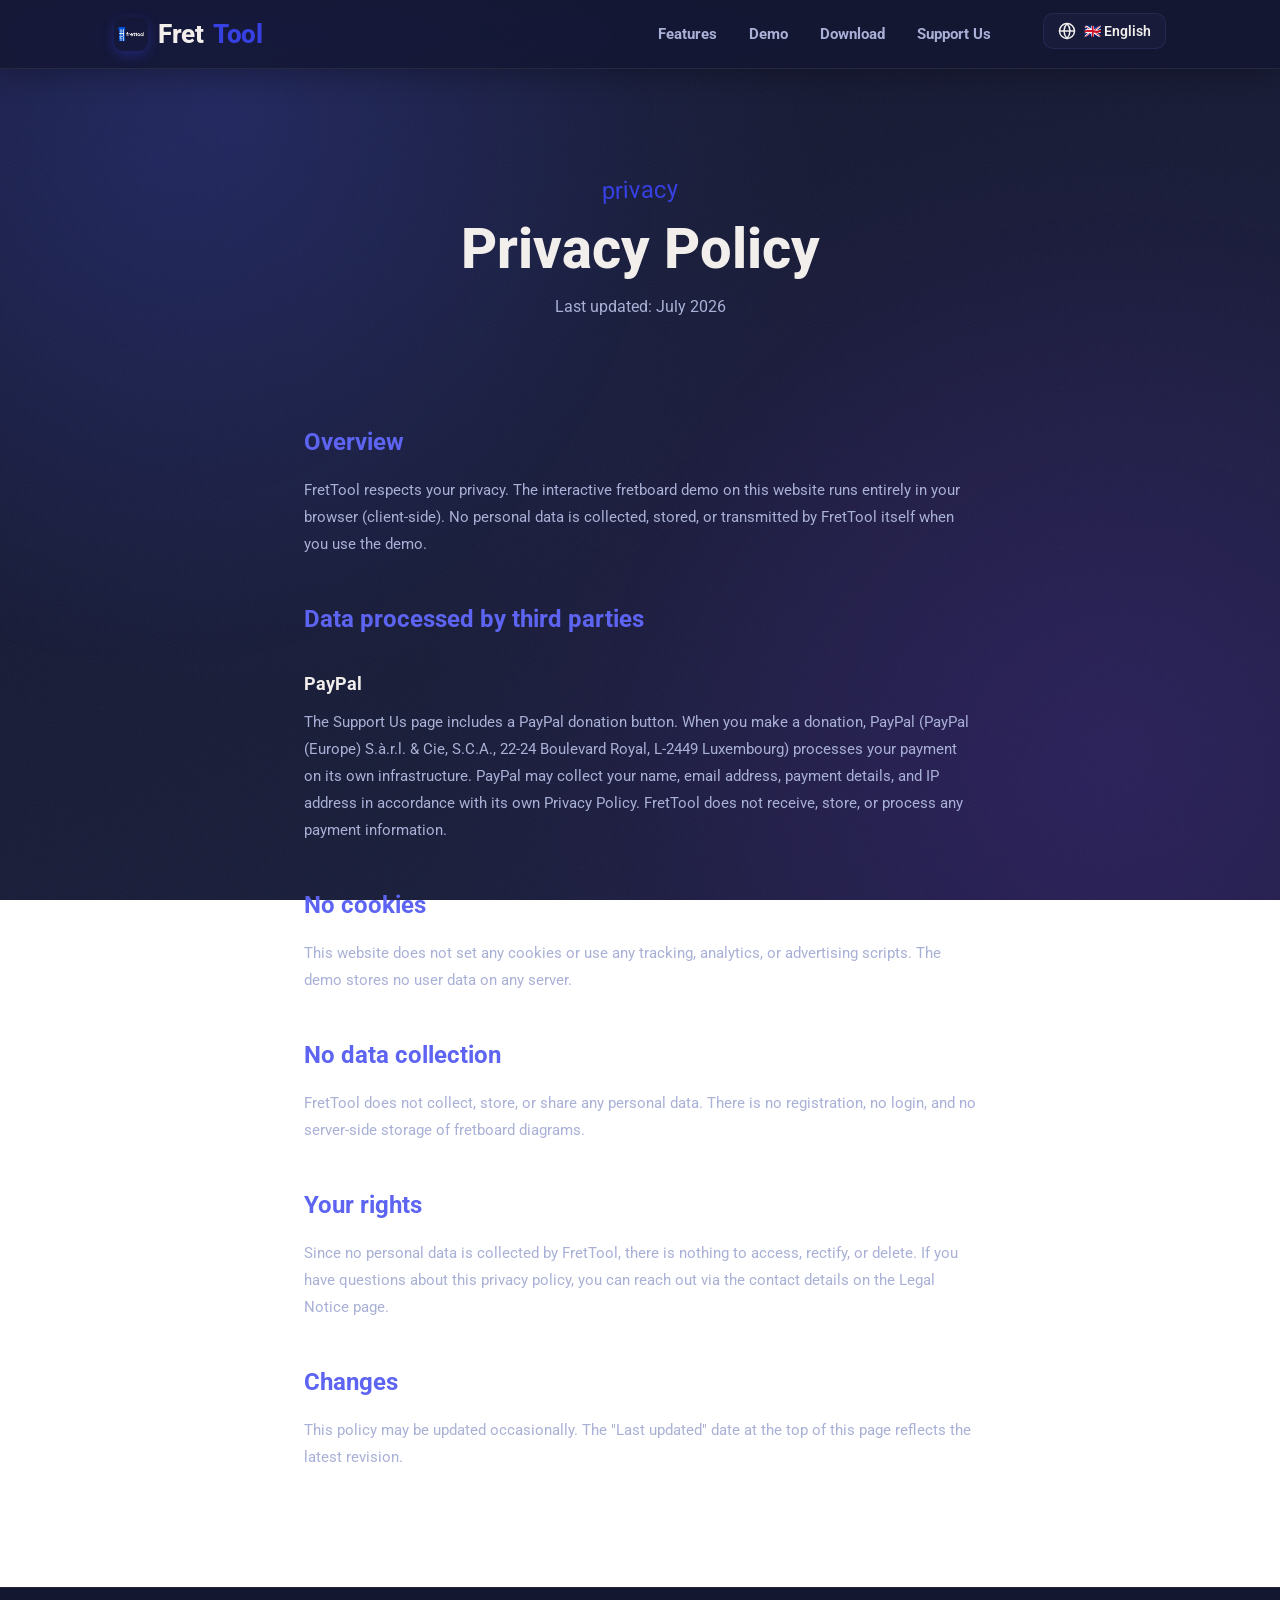
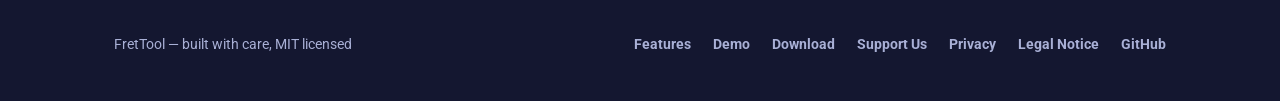
<file: www/privacy.html>
<!DOCTYPE html>
<html lang="en">
<head>
  <meta charset="UTF-8">
  <meta name="viewport" content="width=device-width, initial-scale=1.0">
  <title data-i18n="page.title_privacy">Privacy Policy — FretTool</title>
  <meta name="description" content="Privacy policy for FretTool. Information about data collection, PayPal integration, and your rights.">
  <meta name="robots" content="index, follow">
  <meta name="theme-color" content="#141730">
<link rel="icon" type="image/png" href="img/logo.png">
  <link rel="apple-touch-icon" href="img/logo.png">

  <link rel="stylesheet" href="style.css">
  <script src="i18n.js" defer></script>
</head>
<body>
  <div class="grain" aria-hidden="true"></div>

  <header class="header">
    <div class="container header-inner">
      <a href="index.html" class="logo">
        <img src="img/logo.png" alt="FretTool logo" class="logo-img">
        Fret<span class="logo-accent">Tool</span>
      </a>
      <nav class="nav" id="mainNav">
        <a href="index.html#features" data-i18n="nav.features">Features</a>
        <a href="index.html#demo" data-i18n="nav.demo">Demo</a>
        <a href="index.html#download" data-i18n="nav.download">Download</a>
        <a href="donate.html" data-i18n="nav.support">Support Us</a>
        <div id="langSelector" class="lang-selector"></div>
      </nav>
      <button class="hamburger" aria-label="Toggle navigation" aria-expanded="false">
        <span></span><span></span><span></span>
      </button>
    </div>
  </header>

  <main>
    <section class="legal-hero">
      <div class="container">
        <p class="section-kicker" data-i18n="privacy.hero.kicker">privacy</p>
        <h1 class="legal-title" data-i18n="privacy.hero.title">Privacy Policy</h1>
        <p class="section-desc" data-i18n="privacy.hero.desc">Last updated: July 2026</p>
      </div>
    </section>

    <section class="legal-content">
      <div class="container legal-body">
        <h2 data-i18n="privacy.h1">Overview</h2>
        <p data-i18n="privacy.p1">FretTool respects your privacy. The interactive fretboard demo on this website runs entirely in your browser (client-side). No personal data is collected, stored, or transmitted by FretTool itself when you use the demo.</p>

        <h2 data-i18n="privacy.h2">Data processed by third parties</h2>

        <h3 data-i18n="privacy.h3_paypal">PayPal</h3>
        <p data-i18n="privacy.p_paypal" data-i18n-html>The <a href="donate.html">Support Us</a> page includes a PayPal donation button. When you make a donation, PayPal (PayPal (Europe) S.&agrave;.r.l. &amp; Cie, S.C.A., 22-24 Boulevard Royal, L-2449 Luxembourg) processes your payment on its own infrastructure. PayPal may collect your name, email address, payment details, and IP address in accordance with its own <a href="https://www.paypal.com/privacy" target="_blank" rel="noopener">Privacy Policy</a>. FretTool does not receive, store, or process any payment information.</p>


        <h2 data-i18n="privacy.h2_cookies">No cookies</h2>
        <p data-i18n="privacy.p_cookies">This website does not set any cookies or use any tracking, analytics, or advertising scripts. The demo stores no user data on any server.</p>

        <h2 data-i18n="privacy.h2_nodata">No data collection</h2>
        <p data-i18n="privacy.p_nodata">FretTool does not collect, store, or share any personal data. There is no registration, no login, and no server-side storage of fretboard diagrams.</p>

        <h2 data-i18n="privacy.h2_rights">Your rights</h2>
        <p data-i18n="privacy.p_rights" data-i18n-html>Since no personal data is collected by FretTool, there is nothing to access, rectify, or delete. If you have questions about this privacy policy, you can reach out via the contact details on the <a href="legal.html">Legal Notice</a> page.</p>

        <h2 data-i18n="privacy.h2_changes">Changes</h2>
        <p data-i18n="privacy.p_changes">This policy may be updated occasionally. The "Last updated" date at the top of this page reflects the latest revision.</p>
      </div>
    </section>
  </main>

  <footer class="footer">
    <div class="container footer-inner">
      <span data-i18n="index.footer.tagline">FretTool &mdash; built with care, MIT licensed</span>
      <nav class="footer-nav" aria-label="Footer">
        <a href="index.html#features" data-i18n="nav.features">Features</a>
        <a href="index.html#demo" data-i18n="nav.demo">Demo</a>
        <a href="index.html#download" data-i18n="nav.download">Download</a>
        <a href="donate.html" data-i18n="nav.support">Support Us</a>
        <a href="privacy.html" data-i18n="nav.privacy">Privacy</a>
        <a href="legal.html" data-i18n="nav.legal">Legal Notice</a>
        <a href="https://github.com/rkaluzny/frettool" target="_blank" rel="noopener" data-i18n="nav.github">GitHub</a>
      </nav>
    </div>
  </footer>

  <script>
    document.querySelector('.hamburger').addEventListener('click', function () {
      var nav = document.getElementById('mainNav');
      var expanded = this.getAttribute('aria-expanded') === 'true';
      this.setAttribute('aria-expanded', !expanded);
      nav.classList.toggle('open');
    });
  </script>
</body>
</html>
</file>
<file: www/style.css>
*,
*::before,
*::after {
  margin: 0;
  padding: 0;
  box-sizing: border-box;
}

@font-face {
  font-family: Roboto;
  src: url(fonts/Roboto-VariableFont_wdth\,wght.ttf);
}

:root {
  /* Blue studio palette — logo indigo, app navy, warm cream text */
  --bg: #141730;
  --bg-alt: #1b1f3d;
  --bg-gradient: radial-gradient(circle at 18% 12%, #1f2552 0%, transparent 45%),
    radial-gradient(circle at 85% 88%, #251c4f 0%, transparent 50%),
    linear-gradient(160deg, #141730 0%, #1a1f3d 100%);
  --surface: #1f2547;
  --surface-2: #262d57;
  --surface-hover: #2e3766;
  --text: #f1eeeb;
  --text-muted: #a9b0d6;
  --accent: #3740e1;
  --accent-light: #5d64f2;
  --accent-dark: #2a31c4;
  --accent-soft: rgba(55, 64, 225, 0.16);
  --success: #56d6a0;
  --warning: #e8c25d;
  --error: #ff6b6b;
  --fret-line: #4a5080;
  --string: #b9bee0;
  --dot: #4c6ef5;
  --dot-hover: #7d8bf7;
  --dot-selected: #ff6b6b;
  --dot-small: #2a31c4;
  --marker: #6a6f9c;
  --nut: #cfd3ea;
  --radius: 18px;
  --radius-sm: 12px;
  --glass: rgba(120, 140, 255, 0.04);
  --glass-border: rgba(125, 140, 245, 0.12);
  --font-display: Roboto;
  --font-hand: Roboto;
  --font-body: Roboto, sans-serif;
  --shadow-soft: 0 18px 50px rgba(0, 0, 0, 0.5);
  --icon-filter: brightness(0) saturate(100%) invert(27%) sepia(89%) saturate(2476%) hue-rotate(211deg) brightness(96%) contrast(97%);
  --icon-filter-hover: brightness(0) saturate(100%) invert(25%) sepia(95%) saturate(2600%) hue-rotate(210deg) brightness(112%) contrast(100%);
}

html {
  scroll-behavior: smooth;
}

h1 {
  font-family: Roboto, sans-serif;
}

body {
  font-family: var(--font-body);
  background: var(--bg-gradient);
  background-attachment: fixed;
  color: var(--text);
  line-height: 1.75;
  min-height: 100vh;
  position: relative;
  overflow-x: hidden;
}

/* subtle paper / grain texture overlay */
.grain {
  position: fixed;
  inset: 0;
  pointer-events: none;
  z-index: 0;
  opacity: 0.05;
  background-image: url("data:image/svg+xml,%3Csvg xmlns='http://www.w3.org/2000/svg' width='160' height='160'%3E%3Cfilter id='n'%3E%3CfeTurbulence type='fractalNoise' baseFrequency='0.9' numOctaves='2'/%3E%3C/filter%3E%3Crect width='100%25' height='100%25' filter='url(%23n)'/%3E%3C/svg%3E");
}

body::before {
  content: '';
  position: fixed;
  top: 0;
  left: 0;
  right: 0;
  bottom: 0;
  background: radial-gradient(circle at 12% 18%, rgba(55, 64, 225, 0.10) 0%, transparent 38%),
    radial-gradient(circle at 88% 82%, rgba(124, 92, 255, 0.07) 0%, transparent 40%);
  pointer-events: none;
  z-index: 0;
}

.container {
  max-width: 1100px;
  margin: 0 auto;
  padding: 0 clamp(16px, 4vw, 24px);
  position: relative;
  z-index: 1;
}

/* Accessibility: skip link */
.skip-link {
  position: absolute;
  left: 16px;
  top: -60px;
  z-index: 200;
  background: var(--accent);
  color: #f1eeeb;
  padding: 10px 18px;
  border-radius: 10px;
  font-weight: 700;
  transition: top 0.25s ease;
}

.skip-link:focus {
  top: 12px;
  text-decoration: none;
}

a {
  color: var(--accent);
  text-decoration: none;
}

a:hover {
  text-decoration: underline;
}

/* Header */
.header {
  position: sticky;
  top: 0;
  z-index: 100;
  background: rgba(20, 23, 48, 0.82);
  backdrop-filter: blur(16px) saturate(140%);
  border-bottom: 1px solid rgba(255, 224, 188, 0.08);
  box-shadow: 0 4px 30px rgba(0, 0, 0, 0.3);
}

.header-inner {
  display: flex;
  align-items: center;
  justify-content: space-between;
  height: 68px;
  padding: 0 24px;
}

.logo {
  font-family: var(--font-display);
  font-size: 26px;
  font-weight: 800;
  color: var(--text);
  letter-spacing: -0.5px;
  display: inline-flex;
  align-items: center;
  line-height: 1;
  gap: 10px;
}

.logo-img {
  width: 34px;
  height: 34px;
  object-fit: contain;
  border-radius: 9px;
  box-shadow: 0 4px 12px rgba(55, 64, 225, 0.35);
}

.logo-accent {
  color: var(--accent);
}

.nav {
  display: flex;
  gap: 32px;
}

.nav a {
  color: var(--text-muted);
  font-size: 15px;
  font-weight: 700;
  transition: color 0.3s ease;
  position: relative;
  padding: 8px 0;
}

.nav a::after {
  content: '';
  position: absolute;
  bottom: 0;
  left: 0;
  width: 100%;
  height: 2px;
  background: linear-gradient(90deg, transparent, var(--accent), transparent);
  transform: scaleX(0);
  transition: transform 0.3s ease;
  opacity: 0.8;
}

.nav a:hover {
  color: var(--text);
  text-decoration: none;
}

.nav a:hover::after {
  transform: scaleX(1);
}

/* Hamburger */
.hamburger {
  display: none;
  flex-direction: column;
  gap: 5px;
  background: none;
  border: none;
  cursor: pointer;
  padding: 6px;
  z-index: 120;
  outline: none;
}

.hamburger span {
  display: block;
  width: 26px;
  height: 3px;
  background: var(--text);
  border-radius: 3px;
  transition: all 0.3s ease;
  transform-origin: center;
}

.hamburger.active span:nth-child(1) {
  transform: rotate(45deg) translate(5px, 6px);
}

.hamburger.active span:nth-child(2) {
  opacity: 0;
}

.hamburger.active span:nth-child(3) {
  transform: rotate(-45deg) translate(5px, -6px);
}

/* Hero */
.hero {
  padding: 130px 0 150px;
  text-align: center;
  position: relative;
  overflow: hidden;
}

.hero-blob {
  position: absolute;
  border-radius: 50%;
  filter: blur(40px);
  opacity: 0.5;
  z-index: 0;
}

.hero-blob-1 {
  top: -120px;
  left: -80px;
  width: 420px;
  height: 420px;
  background: radial-gradient(circle, rgba(55, 64, 225, 0.40) 0%, transparent 70%);
  animation: float 11s ease-in-out infinite;
}

.hero-blob-2 {
  bottom: -140px;
  right: -100px;
  width: 480px;
  height: 480px;
  background: radial-gradient(circle, rgba(124, 92, 255, 0.28) 0%, transparent 70%);
  animation: float 14s ease-in-out infinite reverse;
}

@keyframes float {

  0%,
  100% {
    transform: translate(0, 0) scale(1);
  }

  50% {
    transform: translate(30px, -24px) scale(1.08);
  }
}

.hero-inner {
  position: relative;
  z-index: 2;
}

.hero-kicker {
  font-family: var(--font-hand);
  font-size: clamp(20px, 5.5vw, 26px);
  color: var(--accent-light);
  margin-bottom: 6px;
  transform: rotate(-2deg);
}

.hero h1 {
  font-family: var(--font-display);
  font-size: clamp(40px, 11vw, 92px);
  font-weight: 800;
  letter-spacing: -3px;
  margin-bottom: 4px;
  line-height: 0.95;
  background: linear-gradient(135deg, var(--accent-light), var(--accent) 55%, var(--accent-dark));
  -webkit-background-clip: text;
  -webkit-text-fill-color: transparent;
  background-clip: text;
  text-shadow: 0 10px 40px rgba(55, 64, 225, 0.25);
}

.hero-sub {
  font-family: var(--font-display);
  font-style: italic;
  font-size: clamp(20px, 5vw, 26px);
  color: var(--text);
  margin-bottom: 22px;
  font-weight: 400;
}

.hero-desc {
  max-width: 600px;
  margin: 0 auto 30px;
  font-size: 17px;
  color: var(--text-muted);
  line-height: 1.85;
  padding: 0 20px;
}

.hero-icons {
  display: flex;
  justify-content: center;
  gap: 30px;
  margin-bottom: 12px;
  opacity: 0.7;
  transition: opacity 0.3s ease;
}

.hero-icons:hover {
  opacity: 1;
}

.hero-icon {
  width: 38px;
  height: 38px;
  filter: var(--icon-filter);
  transition: all 0.3s ease;
}

.hero-icons:hover .hero-icon:hover {
  transform: translateY(-6px) rotate(-6deg);
  filter: var(--icon-filter-hover) drop-shadow(0 4px 10px rgba(55, 64, 225, 0.55));
}

.hero-btns {
  display: flex;
  justify-content: center;
  gap: 18px;
  flex-wrap: wrap;
  margin-top: 36px;
}

.btn {
  display: inline-flex;
  align-items: center;
  padding: 15px 34px;
  border-radius: 40px;
  font-size: 16px;
  font-weight: 800;
  transition: all 0.4s cubic-bezier(0.175, 0.885, 0.32, 1.275);
  cursor: pointer;
  position: relative;
  overflow: hidden;
  z-index: 1;
}

.btn-primary {
  background: linear-gradient(135deg, var(--accent-light), var(--accent));
  color: #f1eeeb;
  border: none;
  box-shadow: 0 12px 30px rgba(55, 64, 225, 0.35);
}

.btn-primary:hover {
  transform: translateY(-3px);
  box-shadow: 0 18px 40px rgba(55, 64, 225, 0.5);
  text-decoration: none;
  color: #ffffff;
}

.btn-secondary {
  background: var(--glass);
  color: var(--text);
  border: 1px solid var(--glass-border);
  backdrop-filter: blur(4px);
}

.btn-secondary:hover {
  background: var(--surface-hover);
  border-color: rgba(55, 64, 225, 0.4);
  transform: translateY(-3px);
  text-decoration: none;
  color: var(--text);
}

/* Wavy section divider */
.wave-divider {
  position: absolute;
  bottom: -1px;
  left: 0;
  width: 100%;
  height: 110px;
  display: block;
  z-index: 1;
}

.wave-divider path {
  fill: var(--bg);
}

.wave-divider-flip {
  bottom: auto;
  top: -1px;
  transform: scaleY(-1);
}

.wave-divider-flip path {
  fill: var(--bg);
}

/* Section shared */
.section-kicker {
  text-align: center;
  font-family: var(--font-hand);
  font-size: clamp(18px, 4.5vw, 24px);
  color: var(--accent);
  margin-bottom: 2px;
  transform: rotate(-1.5deg);
}

.section-title {
  font-family: var(--font-display);
  font-size: clamp(26px, 6vw, 34px);
  font-weight: 800;
  text-align: center;
  margin-bottom: 12px;
  color: var(--text);
  position: relative;
  display: block;
  letter-spacing: -0.5px;
}

.section-desc {
  text-align: center;
  color: var(--text-muted);
  margin-bottom: 40px;
  font-size: 16px;
  max-width: 520px;
  margin-left: auto;
  margin-right: auto;
  line-height: 1.75;
}

/* Features */
.features {
  padding: 110px 0 130px;
  background: var(--bg);
  position: relative;
}

.features-grid {
  display: grid;
  grid-template-columns: repeat(auto-fit, minmax(270px, 1fr));
  gap: 28px;
  margin-top: 44px;
}

.feature-card {
  background: linear-gradient(160deg, var(--surface), var(--surface-2));
  border-radius: var(--radius);
  padding: 36px 32px;
  transition: all 0.5s cubic-bezier(0.175, 0.885, 0.32, 1.275);
  border: 1px solid rgba(255, 224, 188, 0.08);
  position: relative;
  overflow: hidden;
  box-shadow: var(--shadow-soft);
}

.feature-card::before {
  content: '';
  position: absolute;
  top: 0;
  left: 0;
  right: 0;
  height: 4px;
  background: linear-gradient(90deg, transparent, var(--accent), transparent);
  transform: scaleX(0);
  transition: transform 0.5s ease;
  opacity: 0;
  border-radius: var(--radius) var(--radius) 0 0;
}

.feature-card:hover {
  transform: translateY(-10px) scale(1.025);
  box-shadow: 0 28px 60px rgba(0, 0, 0, 0.5);
  border-color: rgba(55, 64, 225, 0.35);
}

.feature-card:hover::before {
  transform: scaleX(1);
  opacity: 1;
}

.feature-icon {
  margin-bottom: 20px;
  display: inline-flex;
  align-items: center;
  justify-content: center;
  width: 54px;
  height: 54px;
  border-radius: 16px;
  background: var(--accent-soft);
  border: 1px solid rgba(55, 64, 225, 0.18);
  font-size: 30px;
  color: var(--accent);
  transition: all 0.4s cubic-bezier(0.175, 0.885, 0.32, 1.275);
}

.feature-icon img {
  width: 30px;
  height: 30px;
  display: block;
  filter: var(--icon-filter);
}

.feature-card:hover .feature-icon {
  transform: translateY(-6px) scale(1.12) rotate(-5deg);
  background: var(--accent);
  color: #f1eeeb;
}

.feature-card:hover .feature-icon img {
  filter: brightness(0) saturate(100%) invert(95%) sepia(8%) saturate(120%) hue-rotate(200deg) brightness(105%);
}

.feature-card h3 {
  font-family: var(--font-display);
  font-size: 21px;
  font-weight: 600;
  margin-bottom: 10px;
  color: var(--text);
}

.feature-card p {
  font-size: 15px;
  color: var(--text-muted);
  line-height: 1.8;
  margin-top: 8px;
}

/* Demo */
.demo {
  padding: 90px 0 100px;
  background: var(--bg);
  position: relative;
}

.demo-layout {
  display: flex;
  gap: 32px;
  align-items: flex-start;
  position: relative;
  z-index: 2;
}

.demo-main {
  flex: 1;
  min-width: 0;
  background: var(--glass);
  border-radius: var(--radius);
  border: 1px solid var(--glass-border);
  backdrop-filter: blur(10px);
  padding: 30px;
  position: relative;
  overflow: hidden;
  box-shadow: var(--shadow-soft);
}

.demo-header {
  margin-bottom: 20px;
  display: flex;
  align-items: center;
  justify-content: space-between;
  gap: 16px;
  flex-wrap: wrap;
}

.demo-title-input {
  flex: 1;
  min-width: 220px;
  background: var(--surface);
  border: 1px solid rgba(255, 224, 188, 0.1);
  border-radius: 12px;
  color: var(--text);
  font-family: var(--font-display);
  font-size: 22px;
  font-weight: 600;
  padding: 13px 20px;
  outline: none;
  transition: all 0.3s ease;
}

.demo-title-input:focus {
  border-color: var(--accent);
  box-shadow: 0 0 0 3px var(--accent-soft);
}

.demo-title-input::placeholder {
  color: var(--text-muted);
  font-weight: 400;
  opacity: 0.7;
}

.char-counter {
  display: block;
  text-align: right;
  font-size: 12px;
  color: var(--text-muted);
  padding: 6px 0;
  margin-top: 4px;
  font-weight: 700;
}

/* Toolbar */
.demo-toolbar {
  display: flex;
  flex-wrap: wrap;
  gap: 16px 22px;
  align-items: flex-end;
  background: var(--surface);
  border: 1px solid rgba(255, 224, 188, 0.08);
  border-radius: var(--radius-sm);
  padding: 16px 20px;
  margin-bottom: 18px;
}

.tool-group {
  display: flex;
  flex-direction: column;
  gap: 6px;
}

.tool-group label {
  font-size: 12px;
  font-weight: 800;
  letter-spacing: 0.4px;
  text-transform: uppercase;
  color: var(--text-muted);
}

.tool-val {
  color: var(--accent);
  font-family: var(--font-hand);
  font-size: 17px;
  text-transform: none;
  letter-spacing: 0;
}

.tool-group select {
  background: var(--surface-2);
  color: var(--text);
  border: 1px solid rgba(255, 224, 188, 0.12);
  border-radius: 10px;
  padding: 8px 12px;
  font-family: var(--font-body);
  font-size: 14px;
  font-weight: 600;
  outline: none;
  cursor: pointer;
}

.tool-group select:focus {
  border-color: var(--accent);
}

.tool-group input[type="range"] {
  -webkit-appearance: none;
  appearance: none;
  width: 130px;
  height: 6px;
  border-radius: 4px;
  background: linear-gradient(90deg, var(--accent), var(--surface-2));
  outline: none;
  cursor: pointer;
}

.tool-group input[type="range"]::-webkit-slider-thumb {
  -webkit-appearance: none;
  appearance: none;
  width: 18px;
  height: 18px;
  border-radius: 50%;
  background: var(--accent-light);
  border: 2px solid var(--accent-dark);
  box-shadow: 0 2px 6px rgba(0, 0, 0, 0.4);
  cursor: pointer;
}

.tool-group input[type="range"]::-moz-range-thumb {
  width: 18px;
  height: 18px;
  border-radius: 50%;
  background: var(--accent-light);
  border: 2px solid var(--accent-dark);
  cursor: pointer;
}

.tool-actions {
  flex-direction: row;
  gap: 10px;
  margin-left: auto;
}

.tool-btn {
  background: var(--surface-2);
  color: var(--text);
  border: 1px solid rgba(255, 224, 188, 0.12);
  border-radius: 10px;
  padding: 9px 16px;
  font-family: var(--font-body);
  font-size: 14px;
  font-weight: 700;
  cursor: pointer;
  transition: all 0.25s ease;
}

.tool-btn:hover {
  background: var(--accent);
  color: #f1eeeb;
  border-color: var(--accent);
  transform: translateY(-2px);
}

.tool-btn:disabled {
  opacity: 0.4;
  cursor: not-allowed;
  transform: none;
  background: var(--surface-2);
  color: var(--text-muted);
  border-color: rgba(255, 224, 188, 0.08);
}

.tool-btn-warn:hover {
  background: var(--error);
  border-color: var(--error);
  color: #2a100c;
}

.tool-shapes {
  flex-direction: row;
  align-items: center;
  gap: 6px;
}

.tool-shapes label {
  margin-right: 2px;
}

.shape-btns {
  display: flex;
  gap: 4px;
}

.shape-btn {
  width: 34px;
  height: 34px;
  display: flex;
  align-items: center;
  justify-content: center;
  background: var(--surface-2);
  color: var(--text-muted);
  border: 1px solid rgba(255, 224, 188, 0.12);
  border-radius: 8px;
  cursor: pointer;
  transition: all 0.2s ease;
  padding: 0;
}

.shape-btn:hover {
  color: var(--text);
  border-color: var(--accent);
  background: rgba(76, 110, 245, 0.15);
}

.shape-btn-active {
  color: var(--accent);
  border-color: var(--accent);
  background: rgba(76, 110, 245, 0.2);
  box-shadow: 0 0 0 2px rgba(76, 110, 245, 0.15);
}

.shape-btn-toggle {
  border-style: dashed;
}

.shape-btn-toggle.shape-btn-active {
  border-style: solid;
  background: rgba(76, 110, 245, 0.3);
}

.fretboard-wrap {
  background: linear-gradient(160deg, #232a52, #1a2046);
  border-radius: var(--radius-sm);
  padding: 22px;
  margin: 14px 0 18px;
  overflow-x: auto;
  border: 1px solid rgba(125, 140, 245, 0.08);
  box-shadow: inset 0 2px 14px rgba(0, 0, 0, 0.4);
  transition: border-color 0.3s ease;
}

.fretboard-wrap:hover {
  border-color: rgba(55, 64, 225, 0.3);
}

#fretboardCanvas {
  display: block;
  margin: 0 auto;
  width: 100%;
  max-width: 820px;
  height: auto;
  cursor: pointer;
  filter: drop-shadow(0 6px 22px rgba(0, 0, 0, 0.4));
}

.demo-desc {
  margin-top: 4px;
  position: relative;
}

.demo-desc-input {
  width: 100%;
  background: var(--surface);
  border: 1px solid rgba(255, 224, 188, 0.1);
  border-radius: 12px;
  color: var(--text);
  font-size: 14px;
  padding: 16px 20px;
  outline: none;
  resize: vertical;
  min-height: 80px;
  font-family: inherit;
  transition: all 0.3s ease;
  line-height: 1.6;
}

.demo-desc-input:focus {
  border-color: var(--accent);
  box-shadow: 0 0 0 3px var(--accent-soft);
}

.demo-desc-input::placeholder {
  color: var(--text-muted);
  opacity: 0.7;
}

/* Sidebar */
.demo-sidebar {
  width: 280px;
  flex-shrink: 0;
  background: var(--glass);
  border-radius: var(--radius);
  padding: 28px;
  position: sticky;
  top: 92px;
  border: 1px solid var(--glass-border);
  backdrop-filter: blur(10px);
  box-shadow: var(--shadow-soft);
}

.sidebar-title {
  font-family: var(--font-display);
  font-size: 20px;
  font-weight: 600;
  margin-bottom: 18px;
  color: var(--accent-light);
  position: relative;
  padding-left: 14px;
}

.sidebar-title::before {
  content: '';
  position: absolute;
  left: 0;
  top: 50%;
  transform: translateY(-50%);
  width: 4px;
  height: 18px;
  background: linear-gradient(to bottom, var(--accent-light), var(--accent));
  border-radius: 3px;
}

.help-list {
  display: flex;
  flex-direction: column;
  gap: 12px;
}

.help-item {
  font-size: 14px;
  color: var(--text);
  line-height: 1.5;
  display: flex;
  align-items: flex-start;
  gap: 10px;
  padding: 9px 13px;
  border-radius: 10px;
  background: rgba(255, 240, 220, 0.03);
  border: 1px solid transparent;
  transition: all 0.3s ease;
}

.help-item:hover {
  background: var(--accent-soft);
  border-color: rgba(55, 64, 225, 0.22);
  transform: translateX(4px);
}

.help-item kbd {
  display: inline-block;
  background: var(--bg);
  border: 1px solid rgba(255, 224, 188, 0.16);
  border-radius: 6px;
  padding: 3px 9px;
  font-size: 12px;
  font-family: 'JetBrains Mono', 'Courier New', monospace;
  color: var(--accent-light);
  white-space: nowrap;
  font-weight: 700;
  box-shadow: 0 2px 4px rgba(0, 0, 0, 0.3);
}

.help-item span {
  color: var(--text-muted);
  flex: 1;
}

.help-item:hover span {
  color: var(--text);
}

/* Download */
.download {
  padding: 110px 0;
  background: var(--bg-alt);
  position: relative;
}

.download::before {
  content: '';
  position: absolute;
  top: 0;
  right: 0;
  width: 420px;
  height: 420px;
  background: radial-gradient(circle, rgba(55, 64, 225, 0.07) 0%, transparent 70%);
  filter: blur(2px);
}

.download-grid {
  display: flex;
  justify-content: center;
  gap: 28px;
  flex-wrap: wrap;
  margin-bottom: 30px;
  position: relative;
  z-index: 2;
}

.download-card {
  display: flex;
  flex-direction: column;
  align-items: center;
  gap: 12px;
  background: var(--glass);
  border: 1px solid var(--glass-border);
  border-radius: var(--radius);
  padding: 34px 44px;
  transition: all 0.4s cubic-bezier(0.175, 0.885, 0.32, 1.275);
  min-width: 170px;
  color: var(--text);
  backdrop-filter: blur(10px);
  position: relative;
  overflow: hidden;
}

.download-card::after {
  content: '';
  position: absolute;
  top: 0;
  left: 0;
  right: 0;
  height: 2px;
  background: linear-gradient(90deg, transparent, var(--accent), transparent);
  transform: translateX(-100%);
  transition: transform 0.6s ease;
}

.download-card:hover {
  border-color: var(--accent);
  transform: translateY(-8px) scale(1.03);
  box-shadow: 0 22px 50px rgba(55, 64, 225, 0.22);
  text-decoration: none;
  color: var(--text);
}

.download-card:hover::after {
  transform: translateX(100%);
}

.dl-icon {
  transition: transform 0.3s ease;
  margin-bottom: 6px;
  filter: var(--icon-filter);
}

.dl-icon img {
  width: 40px;
  height: 40px;
  display: block;
}

.download-card:hover .dl-icon {
  transform: translateY(-5px) scale(1.1);
  filter: var(--icon-filter-hover) drop-shadow(0 0 10px rgba(55, 64, 225, 0.55));
}

.dl-name {
  font-family: var(--font-display);
  font-size: 19px;
  font-weight: 600;
  color: var(--text);
}

.dl-ext {
  font-size: 13px;
  color: var(--accent-light);
  background: var(--accent-soft);
  padding: 4px 14px;
  border-radius: 20px;
  border: 1px solid rgba(55, 64, 225, 0.22);
  font-weight: 700;
}

.dl-note {
  text-align: center;
  font-size: 15px;
  color: var(--text-muted);
  margin-top: 28px;
  max-width: 520px;
  margin-left: auto;
  margin-right: auto;
}

.dl-note a {
  color: var(--accent);
  text-decoration: none;
  font-weight: 700;
  position: relative;
}

.dl-note a::after {
  content: '';
  position: absolute;
  bottom: -2px;
  left: 0;
  width: 100%;
  height: 2px;
  background: var(--accent);
  transform: scaleX(0);
  transition: transform 0.3s ease;
}

.dl-note a:hover {
  text-decoration: none;
}

.dl-note a:hover::after {
  transform: scaleX(1);
}

/* Footer */
.footer {
  padding: 44px 0;
  background: var(--bg);
  border-top: 1px solid rgba(255, 224, 188, 0.08);
  position: relative;
}

.footer-inner {
  display: flex;
  justify-content: space-between;
  align-items: center;
  font-size: 14px;
  color: var(--text-muted);
  flex-wrap: wrap;
  gap: 20px;
}

.footer-nav {
  display: flex;
  gap: 22px;
}

.footer-nav a {
  color: var(--text-muted);
  font-weight: 700;
  text-decoration: none;
  position: relative;
  transition: color 0.3s ease;
}

.footer-nav a::after {
  content: '';
  position: absolute;
  bottom: -2px;
  left: 0;
  width: 100%;
  height: 2px;
  background: var(--accent);
  transform: scaleX(0);
  transition: transform 0.3s ease;
}

.footer-nav a:hover {
  color: var(--accent-light);
  text-decoration: none;
}

.footer-nav a:hover::after {
  transform: scaleX(1);
}

.footer-inner a {
  color: var(--text-muted);
  text-decoration: none;
  font-weight: 700;
  position: relative;
  transition: color 0.3s ease;
}

.footer-inner a::after {
  content: '';
  position: absolute;
  bottom: -2px;
  left: 0;
  width: 100%;
  height: 2px;
  background: var(--accent);
  transform: scaleX(0);
  transition: transform 0.3s ease;
}

.footer-inner a:hover {
  color: var(--accent-light);
  text-decoration: none;
}

.footer-inner a:hover::after {
  transform: scaleX(1);
}

/* Language selector */
.lang-selector {
  position: relative;
  margin-left: 20px;
}

.lang-btn {
  display: flex;
  align-items: center;
  gap: 8px;
  background: var(--glass);
  border: 1px solid var(--glass-border);
  border-radius: 10px;
  padding: 8px 14px;
  color: var(--text);
  font-size: 14px;
  font-weight: 600;
  cursor: pointer;
  transition: all 0.3s ease;
  font-family: var(--font-body);
}

.lang-btn:hover {
  background: var(--surface-hover);
  border-color: rgba(55, 64, 225, 0.4);
}

.lang-globe {
  width: 18px;
  height: 18px;
  flex-shrink: 0;
}

.lang-current {
  white-space: nowrap;
}

.lang-dropdown {
  position: absolute;
  top: calc(100% + 8px);
  right: 0;
  background: var(--surface-2);
  border: 1px solid var(--glass-border);
  border-radius: var(--radius-sm);
  padding: 6px;
  min-width: 180px;
  box-shadow: var(--shadow-soft);
  z-index: 150;
  max-height: 320px;
  overflow-y: auto;
}

.lang-option {
  display: flex;
  align-items: center;
  gap: 10px;
  width: 100%;
  padding: 9px 12px;
  background: none;
  border: none;
  border-radius: 8px;
  color: var(--text);
  font-size: 14px;
  font-weight: 500;
  cursor: pointer;
  text-align: left;
  transition: background 0.2s ease;
  font-family: var(--font-body);
}

.lang-option:hover {
  background: var(--accent-soft);
}

.lang-option.active {
  background: var(--accent-soft);
  color: var(--accent-light);
  font-weight: 700;
}

.lang-flag {
  font-size: 18px;
  line-height: 1;
}

[dir="rtl"] .lang-dropdown {
  right: auto;
  left: 0;
}

/* Hero entrance */
@keyframes heroRise {
  from {
    opacity: 0;
    transform: translateY(30px);
  }

  to {
    opacity: 1;
    transform: none;
  }
}

.hero-kicker {
  animation: heroRise .8s ease both;
  animation-delay: .05s;
}

.hero h1 {
  animation: heroRise .85s cubic-bezier(.2, .7, .2, 1) both;
  animation-delay: .12s;
}

.hero-sub {
  animation: heroRise .8s ease both;
  animation-delay: .2s;
}

.hero-desc {
  animation: heroRise .8s ease both;
  animation-delay: .28s;
}

.hero-icons {
  animation: heroRise .8s ease both;
  animation-delay: .36s;
}

.hero-btns {
  animation: heroRise .8s ease both;
  animation-delay: .44s;
}

/* Header / nav entrance (on load) */
@keyframes headerDrop {
  from {
    transform: translateY(-100%);
    opacity: 0;
  }

  to {
    transform: none;
    opacity: 1;
  }
}

@keyframes logoPop {
  from {
    transform: scale(.6) rotate(-10deg);
    opacity: 0;
  }

  to {
    transform: none;
    opacity: 1;
  }
}

@keyframes navIn {
  from {
    opacity: 0;
    transform: translateY(-8px);
  }

  to {
    opacity: 1;
    transform: none;
  }
}

.header {
  animation: headerDrop .7s cubic-bezier(.2, .7, .2, 1) both;
}

.logo-img {
  animation: logoPop .6s .25s cubic-bezier(.2, .7, .2, 1) both;
}

.nav a {
  animation: navIn .5s ease both;
}

.nav a:nth-child(1) {
  animation-delay: .35s;
}

.nav a:nth-child(2) {
  animation-delay: .45s;
}

.nav a:nth-child(3) {
  animation-delay: .55s;
}

.nav a:nth-child(4) {
  animation-delay: .65s;
}

.nav a:nth-child(5) {
  animation-delay: .75s;
}

/* Legal pages (privacy, legal notice) */
.legal-hero {
  padding: 100px 0 40px;
  text-align: center;
}

.legal-title {
  font-family: var(--font-display);
  font-size: clamp(32px, 5vw, 56px);
  font-weight: 800;
  line-height: 1.1;
  margin: 8px 0 12px;
}

.legal-content {
  padding: 20px 0 100px;
}

.legal-body {
  max-width: 720px;
  margin: 0 auto;
}

.legal-body h2 {
  font-family: var(--font-display);
  font-size: 24px;
  font-weight: 700;
  margin: 40px 0 14px;
  color: var(--accent-light);
}

.legal-body h3 {
  font-size: 18px;
  font-weight: 700;
  margin: 28px 0 10px;
}

.legal-body h2:first-child {
  margin-top: 0;
}

.legal-body p {
  color: var(--text-muted);
  font-size: 15px;
  line-height: 1.8;
  margin-bottom: 16px;
}

.legal-body a {
  color: var(--accent-light);
}

.legal-body a:hover {
  text-decoration: underline;
}

/* Scroll reveal */
.reveal {
  opacity: 0;
  transform: translateY(38px);
  transition: opacity .7s ease, transform .7s cubic-bezier(.175, .885, .32, 1.2);
  will-change: opacity, transform;
}

.reveal.in {
  opacity: 1;
  transform: none;
}

/* Donate page */
.donate-hero .hero-desc {
  max-width: 640px;
}

.donate-section {
  padding: 80px 0 100px;
}

.donate-card {
  background: var(--surface);
  border: 1px solid var(--glass-border);
  border-radius: var(--radius);
  padding: 48px 40px;
  max-width: 520px;
  margin: 0 auto;
  text-align: center;
  box-shadow: var(--shadow-soft);
}

.donate-paypal-wrap {
  margin: 0 auto 20px;
}

.donate-note {
  color: var(--text-muted);
  font-size: 13px;
  line-height: 1.6;
}

.donate-features {
  display: grid;
  grid-template-columns: repeat(3, 1fr);
  gap: 24px;
  max-width: 800px;
  margin: 64px auto 0;
}

.donate-feature {
  background: var(--surface);
  border: 1px solid var(--glass-border);
  border-radius: var(--radius-sm);
  padding: 28px 24px;
  text-align: center;
}

.donate-feature .feature-icon {
  font-size: 28px;
  color: var(--accent);
  margin-bottom: 14px;
}

.donate-feature .feature-icon img {
  width: 32px;
  height: 32px;
  filter: var(--icon-filter);
}

.donate-feature h3 {
  font-family: var(--font-display);
  font-size: 18px;
  margin-bottom: 10px;
  font-weight: 600;
}

.donate-feature p {
  color: var(--text-muted);
  font-size: 14px;
  line-height: 1.7;
}

@media (prefers-reduced-motion: reduce) {
  .reveal {
    opacity: 1 !important;
    transform: none !important;
    transition: none !important;
  }

  .hero-kicker,
  .hero h1,
  .hero-sub,
  .hero-desc,
  .hero-icons,
  .hero-btns {
    animation: none !important;
  }

  .hero-blob {
    animation: none !important;
  }

  html {
    scroll-behavior: auto !important;
  }
}

@media (max-width: 900px) {

  .features,
  .download {
    padding: 90px 0;
  }

  .features {
    padding-bottom: 110px;
  }
}

@media (max-width: 768px) {
  .hamburger {
    display: flex;
  }

  .header-inner {
    position: relative;
  }

  .nav {
    position: absolute;
    top: 100%;
    left: 0;
    right: 0;
    background: rgba(20, 23, 48, 0.95);
    backdrop-filter: blur(16px);
    border-bottom: 1px solid rgba(125, 140, 245, 0.15);
    flex-direction: column;
    gap: 0;
    overflow: hidden;
    max-height: 0;
    opacity: 0;
    transition: max-height 0.5s ease, opacity 0.4s ease, padding 0.4s ease;
    padding: 0 24px;
    pointer-events: none;
  }

  .nav.open {
    max-height: 300px;
    opacity: 1;
    padding: 14px 24px;
    pointer-events: auto;
  }

  .nav a {
    padding: 14px 0;
    font-size: 16px;
    border-bottom: 1px solid rgba(125, 140, 245, 0.08);
    animation: none !important;
  }

  .nav a:last-child {
    border-bottom: none;
  }

  .hero {
    padding: 90px 0 110px;
  }

  .demo-layout {
    flex-direction: column;
    gap: 24px;
  }

  .demo-sidebar {
    width: 100%;
    position: static;
    top: auto;
  }

  .tool-actions {
    margin-left: 0;
    width: 100%;
    justify-content: flex-end;
  }
}

@media (max-width: 640px) {
  .hero {
    padding: 72px 0 96px;
  }

  .demo-toolbar {
    flex-direction: column;
    align-items: stretch;
  }

  .tool-group {
    width: 100%;
  }

  .tool-group select {
    width: 100%;
  }

  .tool-group input[type="range"] {
    width: 100%;
  }

  .tool-actions {
    justify-content: stretch;
  }

  .tool-actions .tool-btn {
    flex: 1;
  }

  .tool-shapes {
    width: 100%;
  }

  .demo-header {
    flex-direction: column;
    align-items: stretch;
    gap: 6px;
  }

  .demo-title-input {
    min-width: 0;
  }

  .demo-layout {
    gap: 20px;
  }

  .fretboard-wrap {
    padding: 14px;
    margin: 10px 0 14px;
  }

  .logo {
    font-size: 22px;
  }

  .donate-card {
    padding: 32px 20px;
  }

  .donate-features {
    grid-template-columns: 1fr;
    gap: 16px;
  }
}

@media (max-width: 480px) {
  .features-grid {
    grid-template-columns: 1fr;
  }

  .download-grid {
    flex-direction: column;
    align-items: center;
  }

  .features,
  .download {
    padding: 70px 0;
  }

  .features {
    padding-bottom: 90px;
  }

  .demo-main {
    padding: 18px;
  }

  .fretboard-wrap {
    padding: 10px;
    margin: 8px 0 12px;
  }

  .logo-img {
    width: 28px;
    height: 28px;
  }

  .footer-inner {
    flex-direction: column;
    align-items: flex-start;
    gap: 14px;
  }

  .footer-nav {
    flex-wrap: wrap;
    gap: 16px;
  }
}

@media (max-width: 380px) {
  .header-inner {
    padding: 0 16px;
  }

  .logo {
    font-size: 19px;
    gap: 8px;
  }

  .logo-img {
    width: 24px;
    height: 24px;
  }

  .hero {
    padding: 60px 0 84px;
  }

  .hero-icons {
    gap: 20px;
  }

  .hero-icon {
    width: 32px;
    height: 32px;
  }

  .demo-main {
    padding: 14px;
  }

  .fretboard-wrap {
    padding: 8px;
    margin: 6px 0 10px;
  }

  .demo-layout {
    gap: 16px;
  }

  .download-card {
    padding: 28px 36px;
    min-width: 0;
    width: 100%;
  }
}

/* FAQ Page */
.faq-hero {
  padding: 100px 0 40px;
  text-align: center;
}

.faq-section {
  padding: 20px 0 100px;
}

.faq-list {
  max-width: 760px;
  margin: 0 auto;
}

.faq-item {
  background: var(--surface);
  border-radius: var(--radius-sm);
  margin-bottom: 14px;
  overflow: hidden;
  border: 1px solid var(--glass-border);
  transition: border-color 0.3s ease;
}

.faq-item:hover {
  border-color: rgba(55, 64, 225, 0.3);
}

.faq-question {
  width: 100%;
  background: none;
  border: none;
  color: var(--text);
  font-family: var(--font-body);
  font-size: 17px;
  font-weight: 700;
  text-align: left;
  padding: 20px 24px;
  cursor: pointer;
  display: flex;
  justify-content: space-between;
  align-items: center;
  gap: 16px;
  transition: color 0.3s ease;
}

.faq-question:hover {
  color: var(--accent-light);
}

.faq-arrow {
  flex-shrink: 0;
  width: 22px;
  height: 22px;
  transition: transform 0.3s ease;
  color: var(--accent);
}

.faq-item.open .faq-arrow {
  transform: rotate(180deg);
}

.faq-answer {
  max-height: 0;
  overflow: hidden;
  transition: max-height 0.35s ease, padding 0.35s ease;
}

.faq-item.open .faq-answer {
  max-height: 500px;
}

.faq-answer-inner {
  padding: 0 24px 22px;
  color: var(--text-muted);
  font-size: 15px;
  line-height: 1.8;
}

.faq-answer-inner a {
  color: var(--accent-light);
}

.faq-answer-inner a:hover {
  text-decoration: underline;
}

.faq-answer-inner code {
  background: var(--accent-soft);
  color: var(--accent-light);
  padding: 2px 8px;
  border-radius: 6px;
  font-size: 14px;
}

.faq-answer-inner ol,
.faq-answer-inner ul {
  margin: 10px 0 10px 20px;
}

.faq-answer-inner li {
  margin-bottom: 6px;
}
</file>
